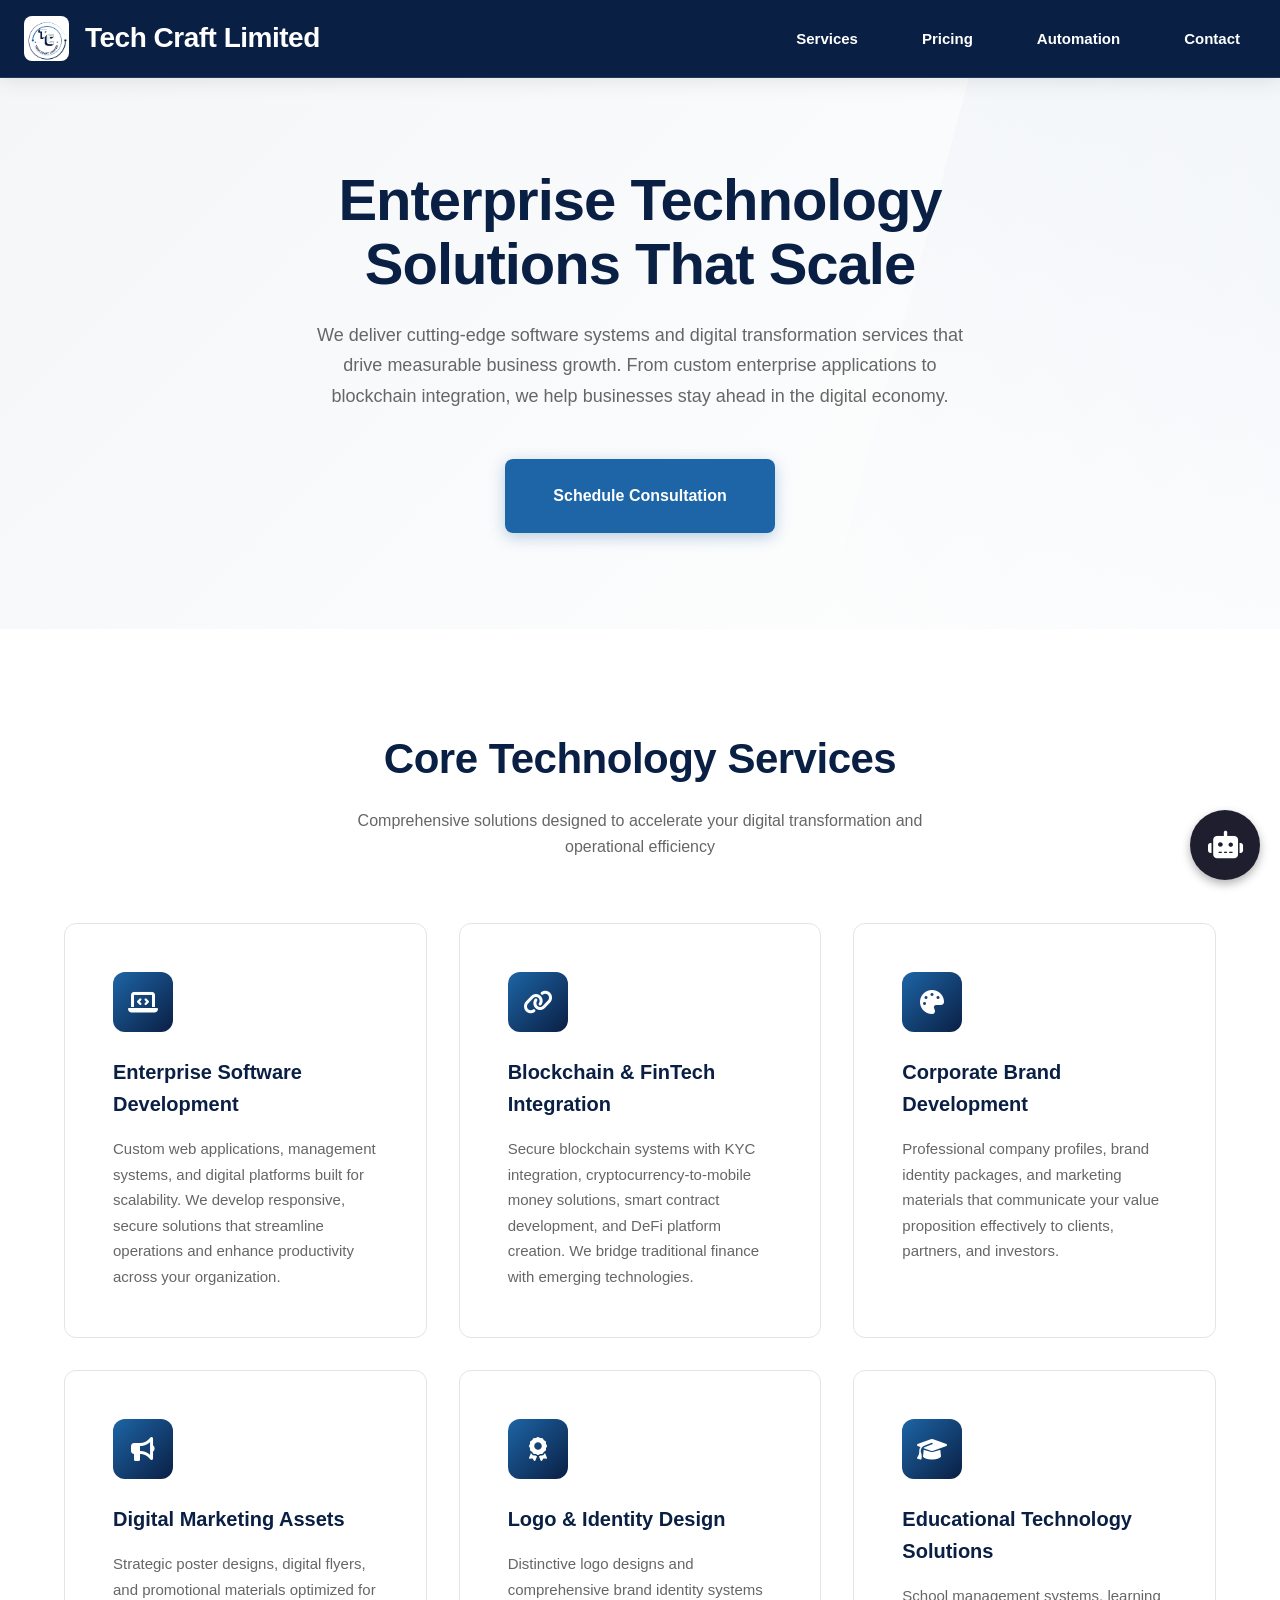
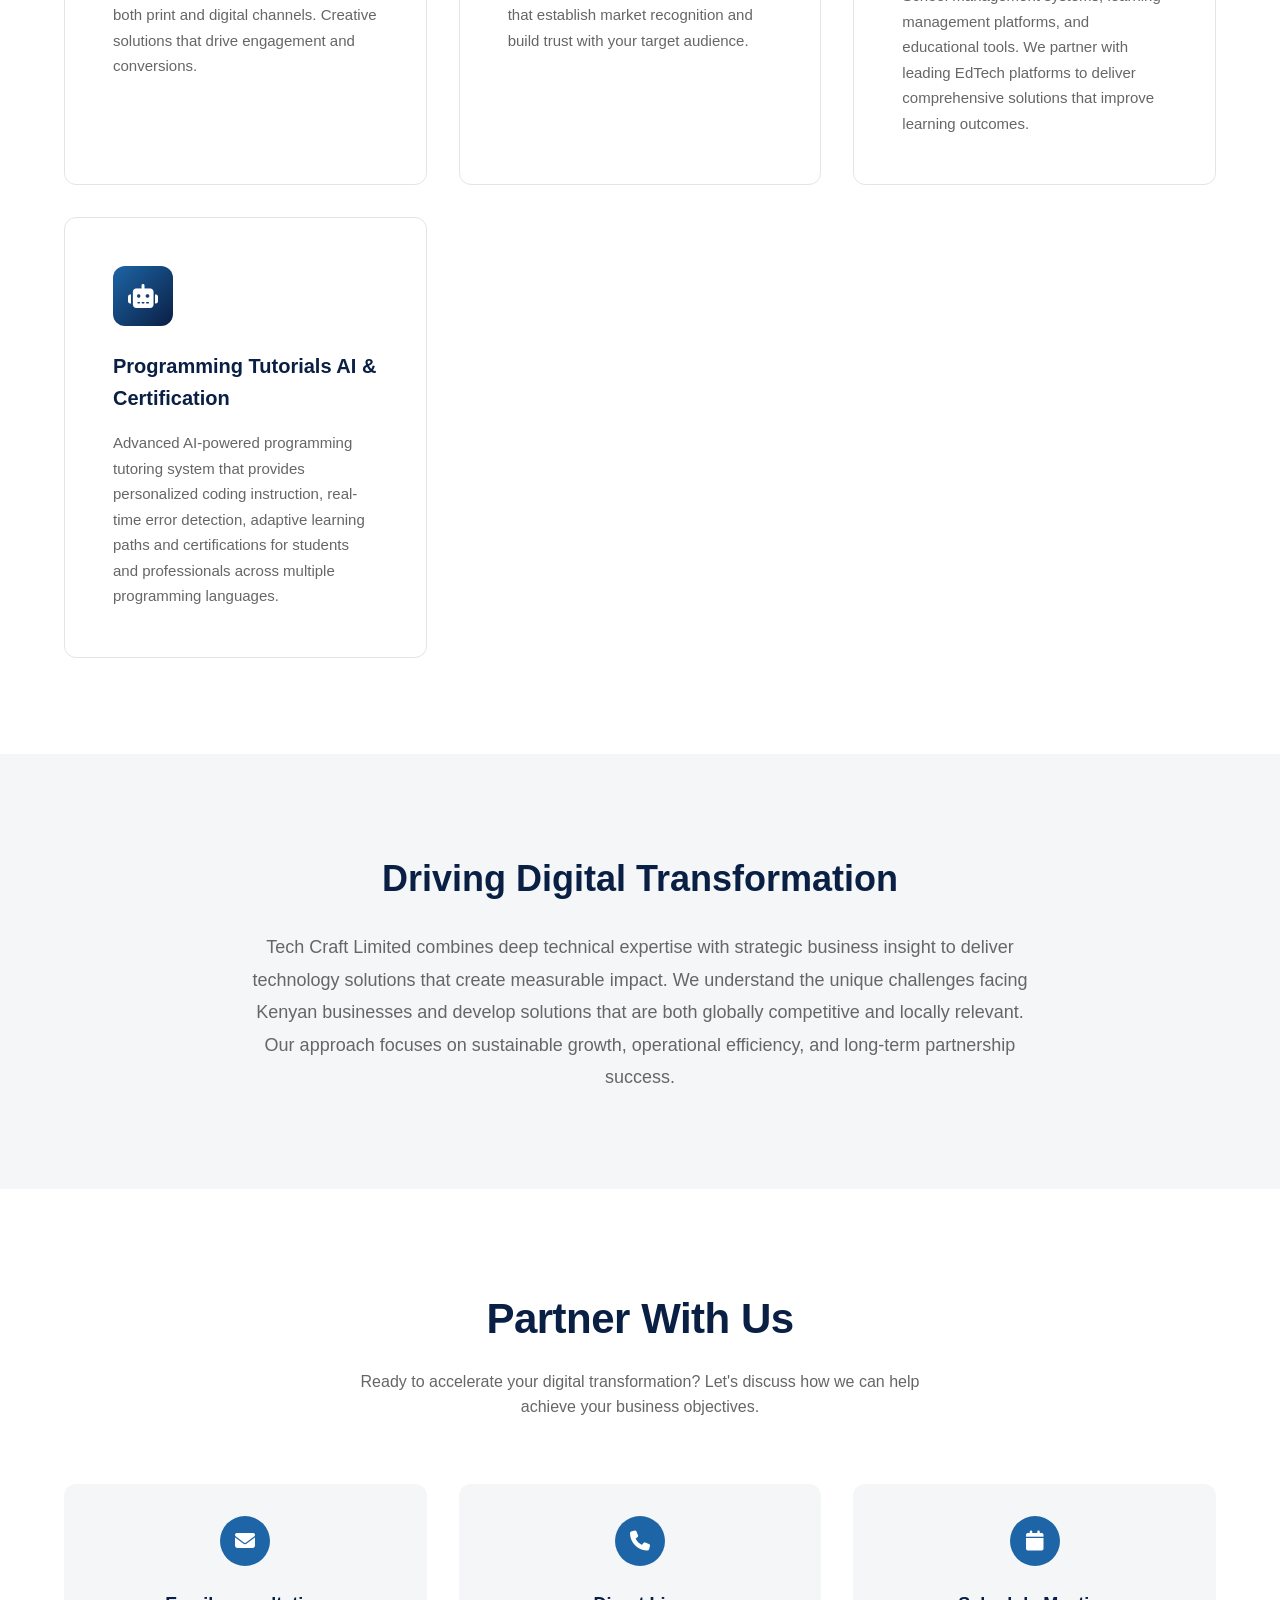
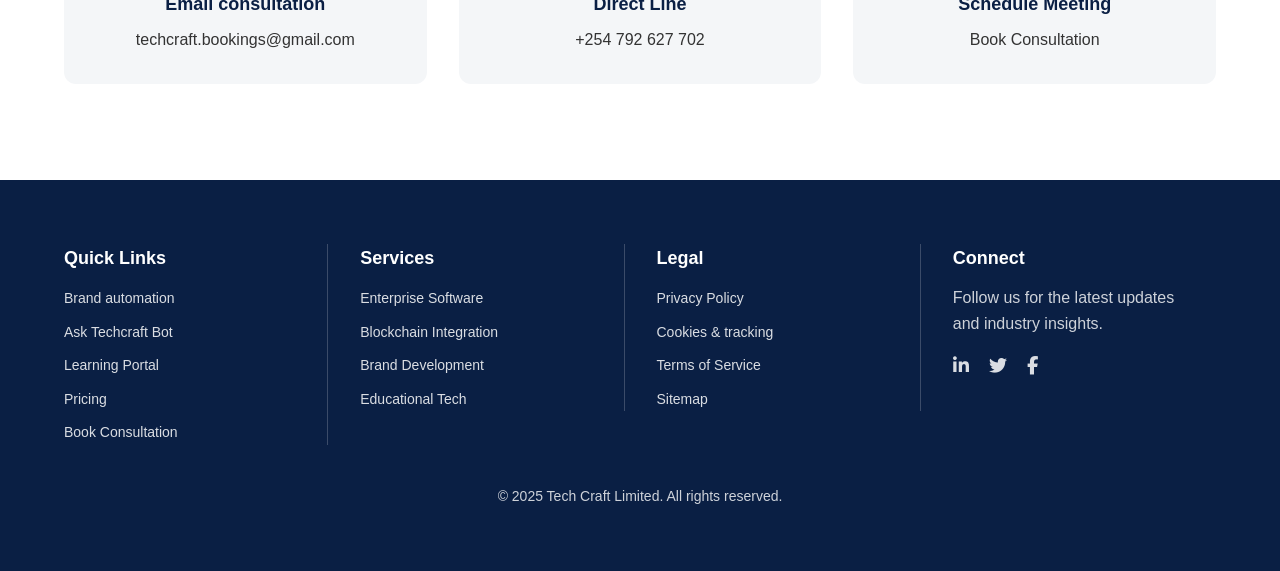
<file: index.html>
<!DOCTYPE html>
<html lang="en">
<head>
<meta charset="UTF-8">
<meta name="viewport" content="width=device-width, initial-scale=1.0">
<title>Tech Craft Limited — Enterprise Technology Solutions</title>
<meta name="description" content="Leading technology consultancy offering enterprise software development, blockchain integration, brand development, digital marketing, and educational technology solutions across Kenya.">
<link href="https://cdnjs.cloudflare.com/ajax/libs/font-awesome/6.4.0/css/all.min.css" rel="stylesheet">

<style>
/* Base Reset & Variables */
* { margin: 0; padding: 0; box-sizing: border-box; }
:root {
  --primary-dark: #0A1F44;
  --primary-light: #ffffff;
  --surface-gray: #F4F6F8;
  --accent-blue: #1D65A6;
  --success-green: #28a745;
  --text-secondary: #333333;
  --text-light: #666666;
  --border-color: #e1e5e9;
  --spacing-xs: 8px;
  --spacing-sm: 16px;
  --spacing-md: 24px;
  --spacing-lg: 32px;
  --spacing-xl: 48px;
  --spacing-xxl: 64px;
  --spacing-mega: 96px;
}

body {
  font-family: 'SF Pro Display', -apple-system, BlinkMacSystemFont, 'Segoe UI', Roboto, sans-serif;
  line-height: 1.6;
  color: var(--text-secondary);
  background: var(--primary-light);
  font-size: 16px;
}

.container {
  max-width: 1200px;
  margin: 0 auto;
  padding: 0 var(--spacing-md);
}

/* Navigation */
nav {
  position: fixed;
  top: 0;
  width: 100%;
  background: var(--primary-dark);
  border-bottom: 1px solid rgba(255, 255, 255, 0.1);
  z-index: 100;
  box-shadow: 0 2px 20px rgba(0, 0, 0, 0.1);
}

.nav-container {
  display: flex;
  justify-content: space-between;
  align-items: center;
  padding: var(--spacing-sm) var(--spacing-md);
}

.logo-section {
  display: flex;
  align-items: center;
  gap: var(--spacing-sm);
}

.logo-image {
  width: 45px;
  height: 45px;
  border-radius: 8px;
}

.logo-text {
  font-size: 28px;
  font-weight: 600;
  color: var(--primary-light);
  text-decoration: none;
  letter-spacing: -0.5px;
}

.nav-links {
  display: flex;
  list-style: none;
  gap: var(--spacing-lg);
}

.nav-links a {
  text-decoration: none;
  color: var(--primary-light);
  font-weight: 600;
  font-size: 15px;
  transition: all 0.3s ease;
  padding: var(--spacing-xs) var(--spacing-sm);
  border-radius: 10px;
}

.nav-links a:hover {
  color: var(--accent-blue);
  background: rgba(29, 101, 166, 0.1);
}

.menu-toggle {
  display: none;
  background: none;
  border: none;
  font-size: 24px;
  cursor: pointer;
  color: var(--primary-light);
}

/* Hero Section */
.hero {
  margin-top: 72px;
  padding: var(--spacing-mega) 0;
  background: linear-gradient(135deg, var(--surface-gray) 0%, var(--primary-light) 100%);
  position: relative;
  overflow: hidden;
}

.hero::before {
  content: '';
  position: absolute;
  top: 0;
  right: -10%;
  width: 40%;
  height: 100%;
  background: linear-gradient(45deg, transparent, rgba(29, 101, 166, 0.05));
  transform: skewX(-15deg);
}

.hero-content {
  position: relative;
  z-index: 2;
  text-align: center;
}

.hero h1 {
  font-size: clamp(32px, 5vw, 58px);
  font-weight: 700;
  margin-bottom: var(--spacing-md);
  line-height: 1.1;
  color: var(--primary-dark);
  letter-spacing: -1px;
}

.hero .subtitle {
  font-size: 18px;
  color: var(--text-light);
  margin-bottom: var(--spacing-xl);
  max-width: 650px;
  margin-left: auto;
  margin-right: auto;
  line-height: 1.7;
}

.cta-button {
  display: inline-block;
  background: var(--accent-blue);
  color: var(--primary-light);
  padding: var(--spacing-md) var(--spacing-xl);
  text-decoration: none;
  border-radius: 8px;
  font-weight: 600;
  font-size: 16px;
  transition: all 0.3s ease;
  box-shadow: 0 4px 15px rgba(29, 101, 166, 0.3);
}

.cta-button:hover {
  background: var(--primary-dark);
  transform: translateY(-2px);
  box-shadow: 0 6px 25px rgba(29, 101, 166, 0.4);
}

/* Services Section */
.services {
  padding: var(--spacing-mega) 0;
  background: var(--primary-light);
}

.section-title {
  text-align: center;
  font-size: clamp(28px, 4vw, 42px);
  font-weight: 700;
  margin-bottom: var(--spacing-sm);
  color: var(--primary-dark);
  letter-spacing: -0.5px;
}

.section-subtitle {
  text-align: center;
  font-size: 16px;
  color: var(--text-light);
  margin-bottom: var(--spacing-xxl);
  max-width: 600px;
  margin-left: auto;
  margin-right: auto;
}

.services-grid {
  display: grid;
  grid-template-columns: repeat(auto-fit, minmax(320px, 1fr));
  gap: var(--spacing-lg);
}

.service-card {
  background: var(--primary-light);
  border: 1px solid var(--border-color);
  border-radius: 12px;
  padding: var(--spacing-xl);
  transition: all 0.4s ease;
  position: relative;
  overflow: hidden;
}

.service-card::before {
  content: '';
  position: absolute;
  top: 0;
  left: 0;
  width: 100%;
  height: 4px;
  background: linear-gradient(90deg, var(--accent-blue), var(--primary-dark));
  transform: scaleX(0);
  transition: transform 0.3s ease;
}

.service-card:hover {
  box-shadow: 0 10px 40px rgba(0, 0, 0, 0.1);
  transform: translateY(-5px);
  border-color: var(--accent-blue);
}

.service-card:hover::before {
  transform: scaleX(1);
}

.service-icon {
  width: 60px;
  height: 60px;
  background: linear-gradient(135deg, var(--accent-blue), var(--primary-dark));
  border-radius: 12px;
  display: flex;
  align-items: center;
  justify-content: center;
  margin-bottom: var(--spacing-md);
  font-size: 24px;
  color: var(--primary-light);
  transition: transform 0.3s ease;
}

.service-card:hover .service-icon {
  transform: scale(1.1) rotate(5deg);
}

.service-card h3 {
  font-size: 20px;
  font-weight: 600;
  margin-bottom: var(--spacing-sm);
  color: var(--primary-dark);
}

.service-card p {
  color: var(--text-light);
  line-height: 1.7;
  font-size: 15px;
}

/* Mission Section */
.mission {
  background: var(--surface-gray);
  padding: var(--spacing-mega) 0;
  position: relative;
}

.mission-content {
  max-width: 800px;
  margin: 0 auto;
  text-align: center;
}

.mission h2 {
  font-size: clamp(24px, 4vw, 36px);
  font-weight: 700;
  margin-bottom: var(--spacing-md);
  color: var(--primary-dark);
}

.mission p {
  font-size: 18px;
  color: var(--text-light);
  line-height: 1.8;
}

/* Contact Section */
.contact {
  padding: var(--spacing-mega) 0;
  background: var(--primary-light);
  text-align: center;
}

.contact-grid {
  display: grid;
  grid-template-columns: repeat(auto-fit, minmax(280px, 1fr));
  gap: var(--spacing-lg);
  margin-top: var(--spacing-xl);
}

.contact-card {
  background: var(--surface-gray);
  padding: var(--spacing-lg);
  border-radius: 12px;
  text-align: center;
}

.contact-icon {
  width: 50px;
  height: 50px;
  background: var(--accent-blue);
  border-radius: 50%;
  display: flex;
  align-items: center;
  justify-content: center;
  margin: 0 auto var(--spacing-md);
  font-size: 20px;
  color: var(--primary-light);
}

.contact-card h3 {
  font-size: 18px;
  font-weight: 600;
  margin-bottom: var(--spacing-xs);
  color: var(--primary-dark);
}

.contact-card a {
  color: var(--text-secondary);
  text-decoration: none;
  font-weight: 500;
  transition: color 0.3s ease;
}

.contact-card a:hover {
  color: var(--accent-blue);
}

/* Footer */
.footer {
  background: var(--primary-dark);
  color: var(--primary-light);
  padding: var(--spacing-xxl) 0;
  clear: both;
}

.footer-content {
  display: flex;
  flex-wrap: wrap;
  justify-content: space-between;
  gap: var(--spacing-lg);
  align-items: flex-start;
}

.footer-section {
  flex: 1;
  min-width: 200px;
  border-right: 1px solid rgba(255,255,255,0.2);
  padding-right: 15px;
}

.footer-section:last-child {
  border-right: none;
}

.footer-section h3 {
  margin-bottom: 12px;
  font-size: 18px;
  font-weight: 600;
  color: #fff;
}

.footer-links {
  list-style: none;
  display: flex;
  flex-direction: column;
  gap: 8px;
  padding: 0;
  margin: 0;
  align-items: flex-start;
}

.footer-links li {
  margin: 0;
}

.footer-links a {
  color: rgba(255,255,255,0.85);
  text-decoration: none;
  font-size: 14px;
  transition: color 0.3s;
}

.footer-links a:hover {
  color: var(--accent-blue);
}

.social-links {
  display: flex;
  gap: 20px;
}

.social-links a {
  color: rgba(255,255,255,0.85);
  font-size: 18px;
  text-decoration: none;
  transition: color 0.3s;
}

.social-links a:hover {
  color: var(--accent-blue);
}

.footer-bottom {
  margin-top: 40px;
  text-align: center;
  font-size: 14px;
  color: rgba(255,255,255,0.7);
}

.footer p {
  color: rgba(255, 255, 255, 0.8);
}

/* Floating AI Button */
.ai-button-container {
  position: fixed;
  bottom: 20px;
  right: 20px;
  z-index: 1000;
}

#aiButton {
  background-color: #1E1E2F;
  color: white;
  border-radius: 50%;
  width: 70px;
  height: 70px;
  display: flex;
  align-items: center;
  justify-content: center;
  font-size: 28px;
  cursor: pointer;
  box-shadow: 0px 4px 10px rgba(0,0,0,0.3);
  position: relative;
  transition: background-color 0.3s, transform 0.3s;
}

#aiButton:hover {
  transform: scale(1.1);
}

#aiTooltip {
  position: absolute;
  bottom: 20px;
  right: 90px;
  background: #2E2E4F;
  color: white;
  padding: 8px 12px;
  border-radius: 12px;
  font-size: 14px;
  opacity: 0;
  transform: translateX(20px);
  transition: all 0.4s ease;
  white-space: nowrap;
}

/* Mobile Responsive Styles */
@media screen and (max-width: 768px) {
  .nav-links {
    position: absolute;
    top: 100%;
    left: 0;
    width: 100%;
    background: var(--primary-dark);
    flex-direction: column;
    padding: var(--spacing-md);
    box-shadow: 0 4px 20px rgba(0, 0, 0, 0.2);
    transform: translateY(-100%);
    opacity: 0;
    visibility: hidden;
    transition: all 0.3s ease;
    gap: 0;
  }

  .nav-links a {
    padding: var(--spacing-sm) 0;
    border-bottom: 1px solid rgba(255, 255, 255, 0.1);
    width: 100%;
    text-align: center;
  }

  .nav-links a:last-child {
    border-bottom: none;
  }

  .nav-links.active {
    transform: translateY(0);
    opacity: 1;
    visibility: visible;
  }

  .menu-toggle {
    display: block;
  }

  .hero {
    padding: var(--spacing-xxl) 0;
  }

  .hero h1 {
    font-size: clamp(28px, 6vw, 40px);
  }

  .hero .subtitle {
    font-size: 16px;
  }

  .services {
    padding: var(--spacing-xxl) 0;
  }

  .mission {
    padding: var(--spacing-xxl) 0;
  }

  .mission p {
    font-size: 16px;
  }

  .contact {
    padding: var(--spacing-xxl) 0;
  }

  .services-grid {
    grid-template-columns: 1fr;
    gap: var(--spacing-md);
  }

  .contact-grid {
    grid-template-columns: 1fr;
  }

  .footer-content {
    flex-direction: column;
    align-items: center;
    text-align: center;
  }

  .footer-section {
    border-right: none;
    border-bottom: 1px solid rgba(255,255,255,0.2);
    padding-right: 0;
    padding-bottom: var(--spacing-md);
    width: 100%;
  }

  .footer-section:last-child {
    border-bottom: none;
  }

  .footer-links {
    align-items: center;
  }

  .social-links {
    justify-content: center;
  }

  #aiButton {
    width: 60px;
    height: 60px;
    font-size: 24px;
  }

  #aiTooltip {
    font-size: 12px;
    right: 75px;
  }
}

@media (max-width: 480px) {
  .container {
    padding: 0 var(--spacing-sm);
  }

  .nav-container {
    padding: var(--spacing-sm);
  }

  .logo-text {
    font-size: 20px;
  }

  .logo-image {
    width: 35px;
    height: 35px;
  }

  .hero {
    padding: var(--spacing-xl) 0;
  }

  .hero h1 {
    font-size: 26px;
  }

  .hero .subtitle {
    font-size: 15px;
  }

  .cta-button {
    padding: var(--spacing-sm) var(--spacing-md);
    font-size: 14px;
  }

  .service-card {
    padding: var(--spacing-md);
  }

  .service-icon {
    width: 50px;
    height: 50px;
    font-size: 20px;
  }

  .section-title {
    font-size: 24px;
  }

  .section-subtitle {
    font-size: 14px;
  }

  #aiButton {
    width: 55px;
    height: 55px;
    font-size: 22px;
    bottom: 15px;
    right: 15px;
  }

  #aiTooltip {
    display: none;
  }
}
</style>
</head>

<body>
<!-- Navigation -->
<nav class="nav">
  <div class="nav-container">
    <div class="logo-section">
      <img src="Techcraft/techcraft.png" alt="Tech Craft Logo" class="logo-image">
      <a href="#" class="logo-text">Tech Craft Limited</a>
    </div>
    <ul class="nav-links">
      <li><a href="#services">Services</a></li>
      <li><a href="pricing.html">Pricing</a></li>
      <li><a href="automation.html">Automation</a></li>
      <li><a href="#contact">Contact</a></li>
    </ul>
    <button class="menu-toggle">
      <i class="fas fa-bars"></i>
    </button>
  </div>
</nav>

<!-- Hero Section -->
<section class="hero">
  <div class="container">
    <div class="hero-content">
      <h1>Enterprise Technology<br>Solutions That Scale</h1>
      <p class="subtitle">We deliver cutting-edge software systems and digital transformation services that drive measurable business growth. From custom enterprise applications to blockchain integration, we help businesses stay ahead in the digital economy.</p>
      <a href="booking.html" class="cta-button">Schedule Consultation</a>
    </div>
  </div>
</section>

<!-- Services Section -->
<section id="services" class="services">
  <div class="container">
    <h2 class="section-title">Core Technology Services</h2>
    <p class="section-subtitle">Comprehensive solutions designed to accelerate your digital transformation and operational efficiency</p>
    <div class="services-grid">
      <div class="service-card">
        <div class="service-icon">
          <i class="fas fa-laptop-code"></i>
        </div>
        <h3>Enterprise Software Development</h3>
        <p>Custom web applications, management systems, and digital platforms built for scalability. We develop responsive, secure solutions that streamline operations and enhance productivity across your organization.</p>
      </div>
      <div class="service-card">
        <div class="service-icon">
          <i class="fas fa-link"></i>
        </div>
        <h3>Blockchain & FinTech Integration</h3>
        <p>Secure blockchain systems with KYC integration, cryptocurrency-to-mobile money solutions, smart contract development, and DeFi platform creation. We bridge traditional finance with emerging technologies.</p>
      </div>
      <div class="service-card">
        <div class="service-icon">
          <i class="fas fa-palette"></i>
        </div>
        <h3>Corporate Brand Development</h3>
        <p>Professional company profiles, brand identity packages, and marketing materials that communicate your value proposition effectively to clients, partners, and investors.</p>
      </div>
      <div class="service-card">
        <div class="service-icon">
          <i class="fas fa-bullhorn"></i>
        </div>
        <h3>Digital Marketing Assets</h3>
        <p>Strategic poster designs, digital flyers, and promotional materials optimized for both print and digital channels. Creative solutions that drive engagement and conversions.</p>
      </div>
      <div class="service-card">
        <div class="service-icon">
          <i class="fas fa-award"></i>
        </div>
        <h3>Logo & Identity Design</h3>
        <p>Distinctive logo designs and comprehensive brand identity systems that establish market recognition and build trust with your target audience.</p>
      </div>
      <div class="service-card">
        <div class="service-icon">
          <i class="fas fa-graduation-cap"></i>
        </div>
        <h3>Educational Technology Solutions</h3>
        <p>School management systems, learning management platforms, and educational tools. We partner with leading EdTech platforms to deliver comprehensive solutions that improve learning outcomes.</p>
      </div>
      <div class="service-card">
        <div class="service-icon">
          <i class="fas fa-robot"></i>
        </div>
        <h3>Programming Tutorials AI & Certification</h3>
        <p>Advanced AI-powered programming tutoring system that provides personalized coding instruction, real-time error detection, adaptive learning paths and certifications for students and professionals across multiple programming languages.</p>
      </div>
    </div>
  </div>
</section>

<!-- Mission Section -->
<section id="mission" class="mission">
  <div class="container">
    <div class="mission-content">
      <h2>Driving Digital Transformation</h2>
      <p>Tech Craft Limited combines deep technical expertise with strategic business insight to deliver technology solutions that create measurable impact. We understand the unique challenges facing Kenyan businesses and develop solutions that are both globally competitive and locally relevant. Our approach focuses on sustainable growth, operational efficiency, and long-term partnership success.</p>
    </div>
  </div>
</section>

<!-- Contact Section -->
<section id="contact" class="contact">
  <div class="container">
    <h2 class="section-title">Partner With Us</h2>
    <p class="section-subtitle">Ready to accelerate your digital transformation? Let's discuss how we can help achieve your business objectives.</p>
    <div class="contact-grid">
      <div class="contact-card">
        <div class="contact-icon">
          <i class="fas fa-envelope"></i>
        </div>
        <h3>Email consultation</h3>
        <a href="mailto:techcraft.bookings@gmail.com">techcraft.bookings@gmail.com</a>
      </div>
      <div class="contact-card">
        <div class="contact-icon">
          <i class="fas fa-phone"></i>
        </div>
        <h3>Direct Line</h3>
        <a href="tel:+254792627702">+254 792 627 702</a>
      </div>
      <div class="contact-card">
        <div class="contact-icon">
          <i class="fas fa-calendar"></i>
        </div>
        <h3>Schedule Meeting</h3>
        <a href="booking.html">Book Consultation</a>
      </div>
    </div>
  </div>
</section>

<!-- Floating AI Button -->
<div class="ai-button-container">
  <a href="AI.html" target="_blank" style="text-decoration: none;">
    <div id="aiButton">
      <i class="fas fa-robot"></i>
      <div id="aiTooltip"> Ask Techcraft Bot</div>
    </div>
  </a>
</div>

<!-- Footer -->
<footer class="footer">
  <div class="container">
    <div class="footer-content">
      <div class="footer-section">
        <h3>Quick Links</h3>
        <ul class="footer-links">
          <li><a href="automation.html">Brand automation</a></li>
          <li><a href="AI.html">Ask Techcraft Bot</a></li>
          <li><a href="learning.html">Learning Portal</a></li>
          <li><a href="pricing.html">Pricing</a></li>
          <li><a href="booking.html">Book Consultation</a></li>
        </ul>
      </div>
      
      <div class="footer-section">
        <h3>Services</h3>
        <ul class="footer-links">
          <li><a href="#services">Enterprise Software</a></li>
          <li><a href="#services">Blockchain Integration</a></li>
          <li><a href="#services">Brand Development</a></li>
          <li><a href="#services">Educational Tech</a></li>
        </ul>
      </div>
      
      <div class="footer-section">
        <h3>Legal</h3>
        <ul class="footer-links">
          <li><a href="privacy.html">Privacy Policy</a></li>
          <li><a href="cookies.html">Cookies &amp; tracking</a></li>
          <li><a href="/terms.html">Terms of Service</a></li>
          <li><a href="/sitemap.html">Sitemap</a></li>
        </ul>
      </div>
      
      <div class="footer-section">
        <h3>Connect</h3>
        <p style="color: rgba(255, 255, 255, 0.8); margin-bottom: 1rem;">
          Follow us for the latest updates and industry insights.
        </p>
        <div class="social-links">
          <a href="https://linkedin.com/company/tech-craft-limited" aria-label="LinkedIn" target="_blank" rel="noopener">
            <i class="fab fa-linkedin-in" aria-hidden="true"></i>
          </a>
          <a href="https://x.com/Tech_craft_ltd?s=09&t=dpjquoECA7vQ30L01CiuYA" aria-label="Twitter" target="_blank" rel="noopener">
            <i class="fab fa-twitter" aria-hidden="true"></i>
          </a>
          <a href="https://www.facebook.com/profile.php?id=61583499659601" aria-label="Facebook" target="_blank" rel="noopener">
            <i class="fab fa-facebook-f" aria-hidden="true"></i>
          </a>
        </div>
      </div>
    </div>
    
    <div class="footer-bottom">
      <p>&copy; 2025 Tech Craft Limited. All rights reserved.</p>
    </div>
  </div>
</footer>

<script>
// Mobile menu toggle
const menuToggle = document.querySelector('.menu-toggle');
const navLinks = document.querySelector('.nav-links');

menuToggle.addEventListener('click', () => {
  navLinks.classList.toggle('active');
  const icon = menuToggle.querySelector('i');
  icon.classList.toggle('fa-bars');
  icon.classList.toggle('fa-times');
});

// Close mobile menu when clicking on a link
document.querySelectorAll('.nav-links a').forEach(link => {
  link.addEventListener('click', () => {
    navLinks.classList.remove('active');
    const icon = menuToggle.querySelector('i');
    icon.classList.add('fa-bars');
    icon.classList.remove('fa-times');
  });
});

// Smooth scrolling for navigation links
document.querySelectorAll('a[href^="#"]').forEach(anchor => {
  anchor.addEventListener('click', function (e) {
    e.preventDefault();
    const target = document.querySelector(this.getAttribute('href'));
    if (target) {
      target.scrollIntoView({
        behavior: 'smooth',
        block: 'start'
      });
    }
  });
});

// Navbar scroll effect
window.addEventListener('scroll', () => {
  const nav = document.querySelector('.nav');
  if (window.scrollY > 50) {
    nav.style.background = 'rgba(10, 31, 68, 0.98)';
  } else {
    nav.style.background = 'var(--primary-dark)';
  }
});

// AI Button Tooltip Animation
const tooltip = document.getElementById('aiTooltip');
const button = document.getElementById('aiButton');

// Flash tooltip with slide-in every 5 seconds
setInterval(() => {
  tooltip.style.opacity = '1';
  tooltip.style.transform = 'translateX(0)';
  setTimeout(() => {
    tooltip.style.opacity = '0';
    tooltip.style.transform = 'translateX(20px)';
  }, 2000);
}, 5000);

// Keep tooltip visible while hovering
button.addEventListener('mouseover', () => {
  tooltip.style.opacity = '1';
  tooltip.style.transform = 'translateX(0)';
});

button.addEventListener('mouseout', () => {
  tooltip.style.opacity = '0';
  tooltip.style.transform = 'translateX(20px)';
});

// Prevent body scroll when mobile menu is open
menuToggle.addEventListener('click', () => {
  if (navLinks.classList.contains('active')) {
    document.body.style.overflow = 'hidden';
  } else {
    document.body.style.overflow = '';
  }
});

// Reset body scroll on window resize
window.addEventListener('resize', () => {
  if (window.innerWidth > 768) {
    document.body.style.overflow = '';
    navLinks.classList.remove('active');
    const icon = menuToggle.querySelector('i');
    icon.classList.add('fa-bars');
    icon.classList.remove('fa-times');
  }
});
</script>
</body>
</html>
</file>
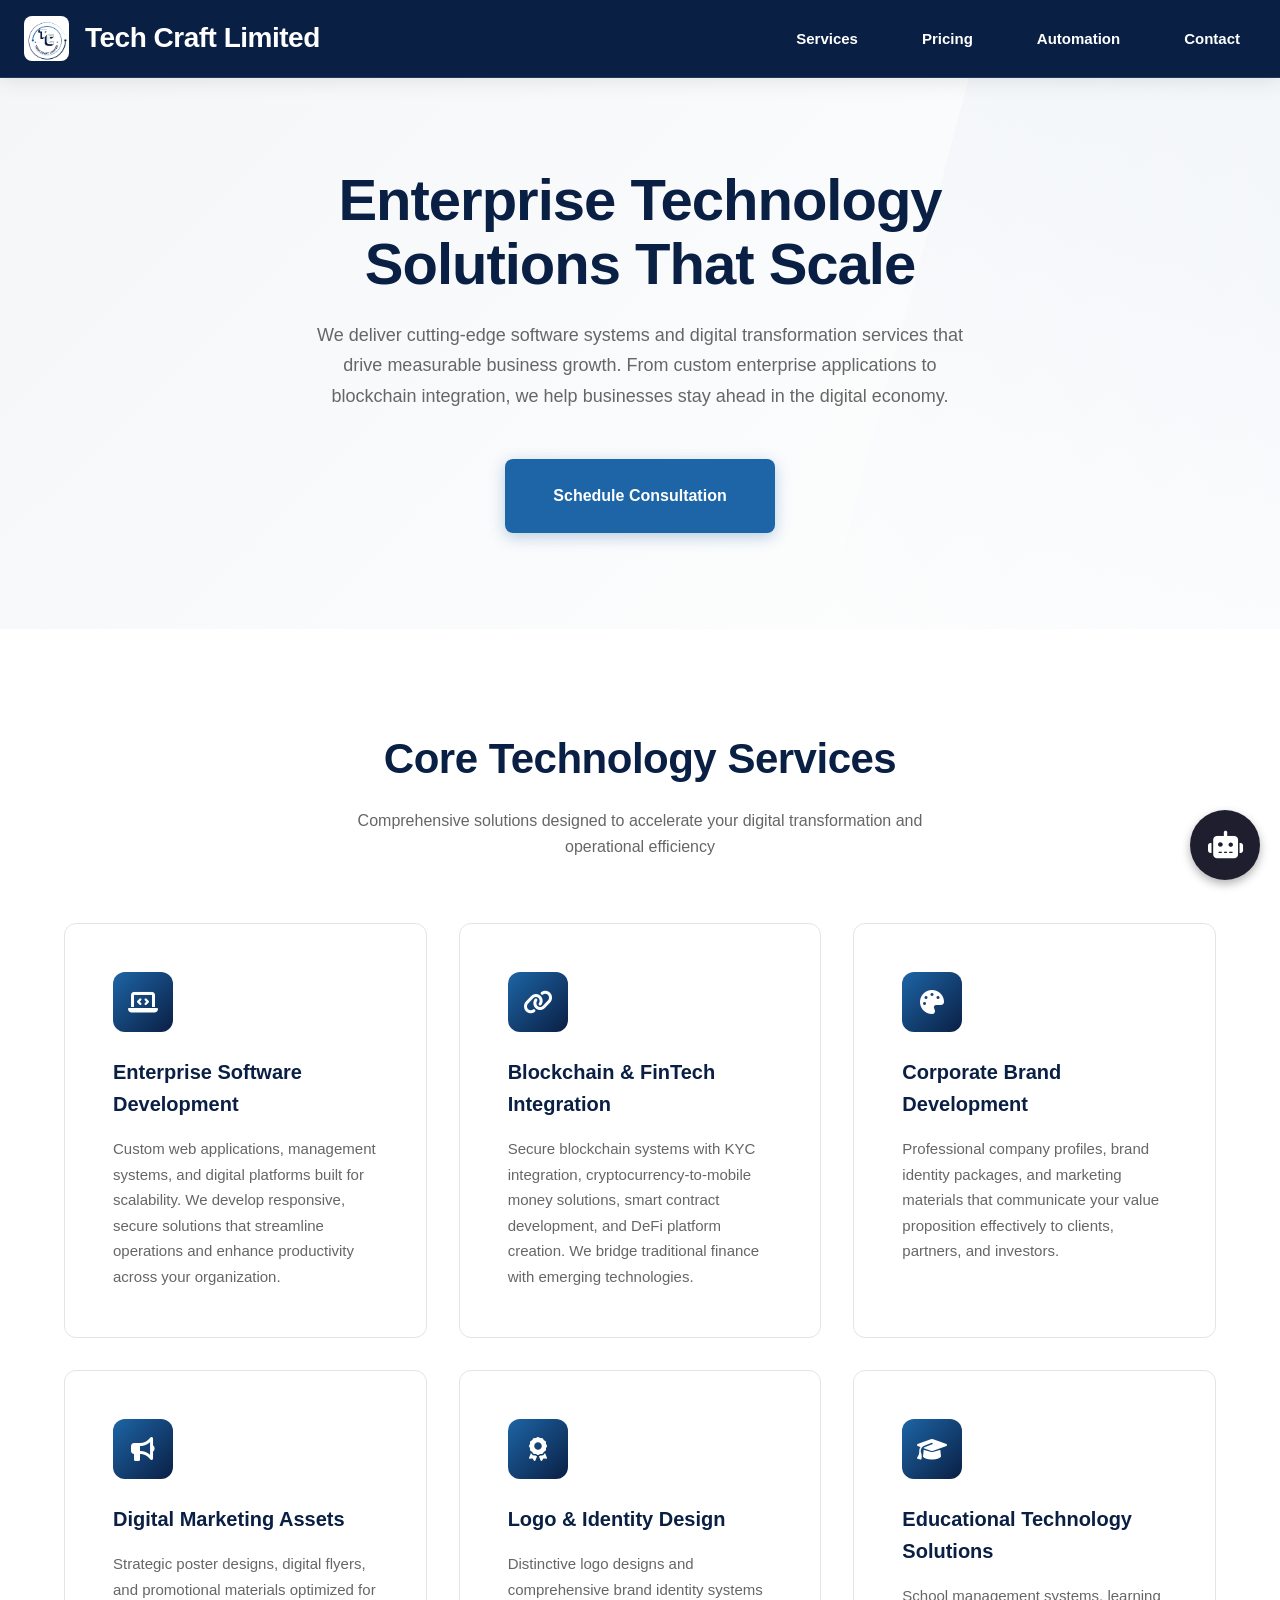
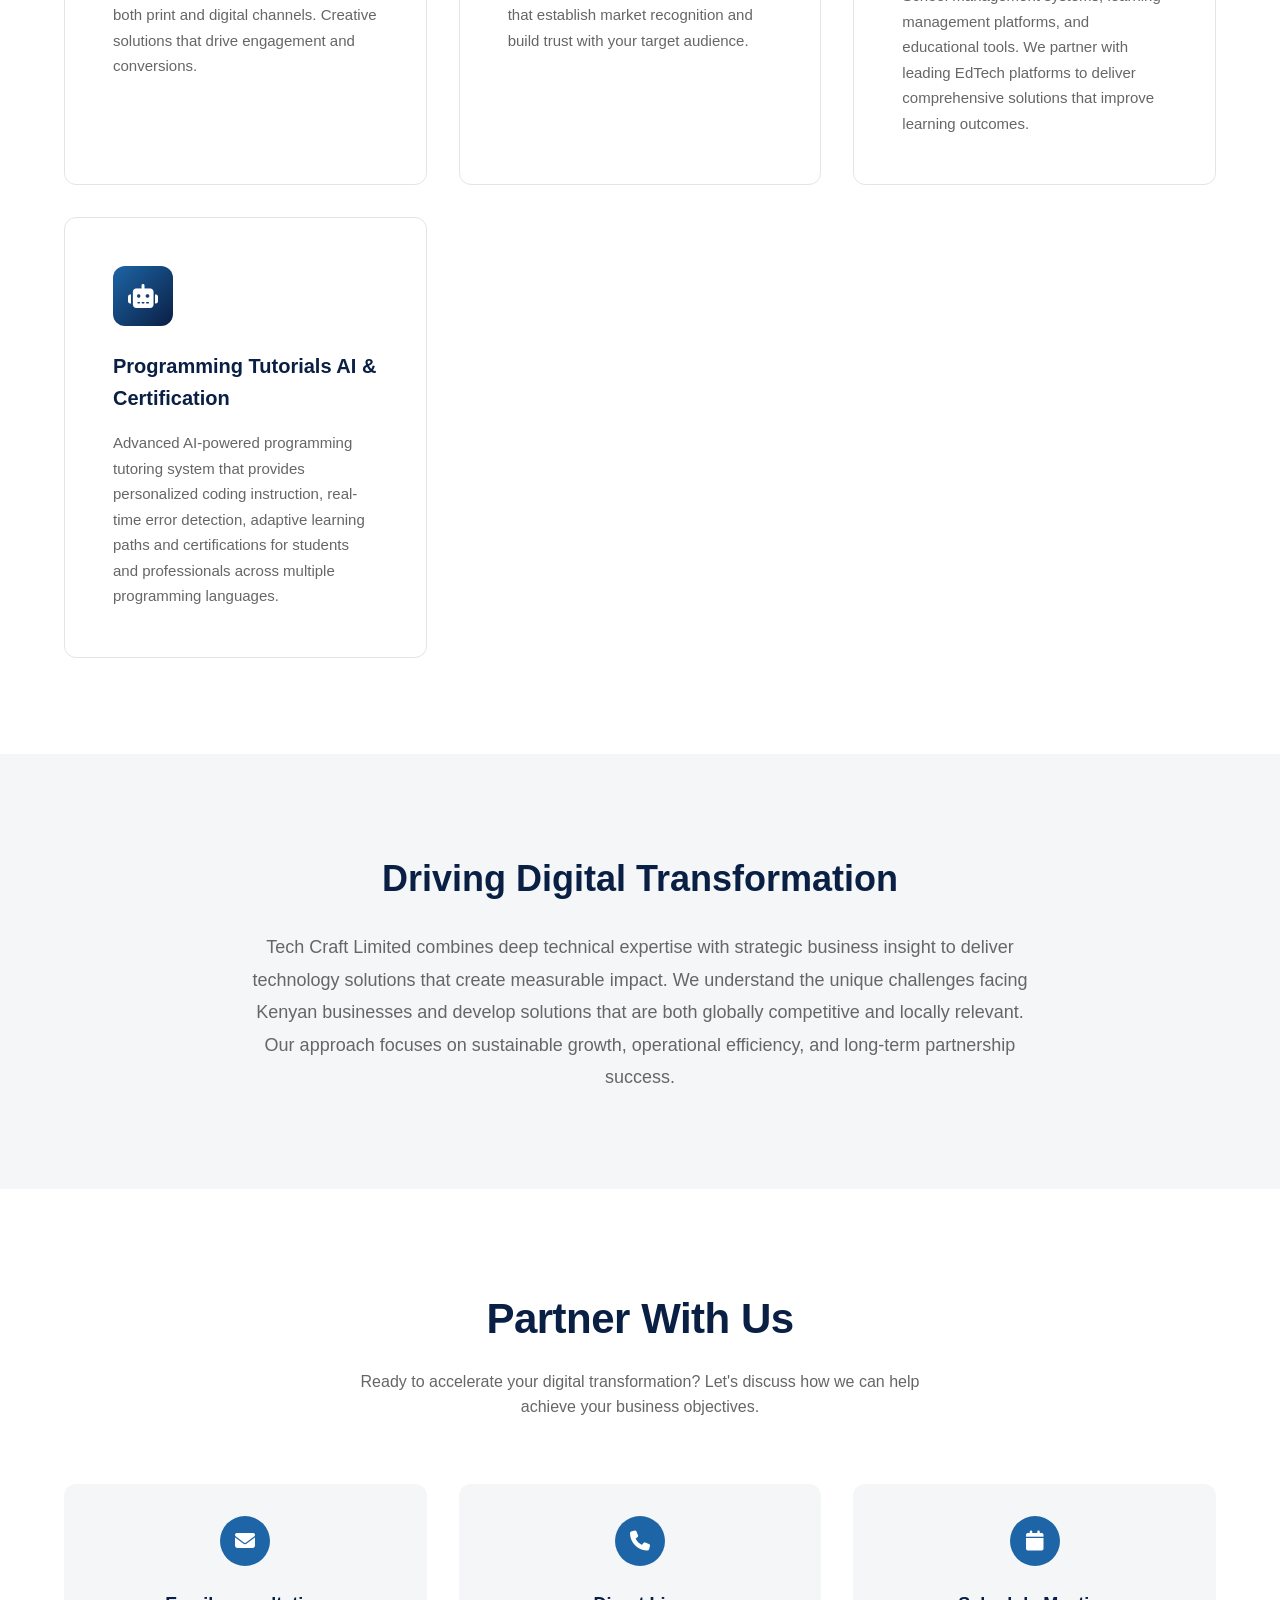
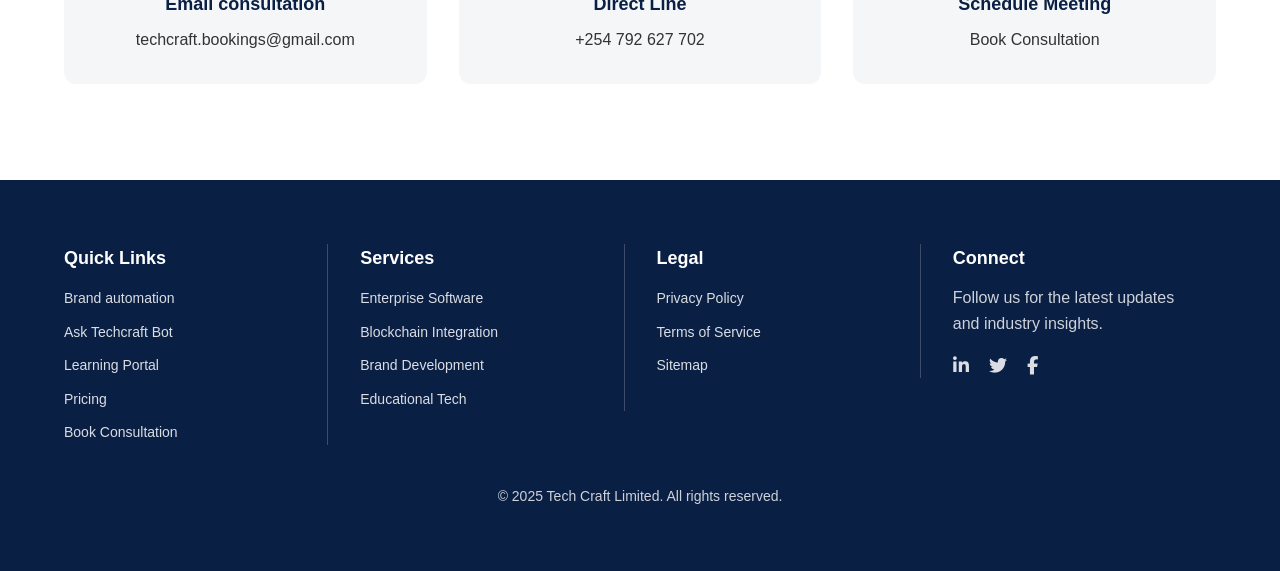
<file: Techcraft/index.html>
<!DOCTYPE html>
<html lang="en">
<head>
<meta charset="UTF-8">
<meta name="viewport" content="width=device-width, initial-scale=1.0">
<title>Tech Craft Limited — Enterprise Technology Solutions</title>
<meta name="description" content="Leading technology consultancy offering enterprise software development, blockchain integration, brand development, digital marketing, and educational technology solutions across Kenya.">
<link href="https://cdnjs.cloudflare.com/ajax/libs/font-awesome/6.4.0/css/all.min.css" rel="stylesheet">

<style>
/* Base Reset & Variables */
* { margin: 0; padding: 0; box-sizing: border-box; }
:root {
  --primary-dark: #0A1F44;
  --primary-light: #ffffff;
  --surface-gray: #F4F6F8;
  --accent-blue: #1D65A6;
  --success-green: #28a745;
  --text-secondary: #333333;
  --text-light: #666666;
  --border-color: #e1e5e9;
  --spacing-xs: 8px;
  --spacing-sm: 16px;
  --spacing-md: 24px;
  --spacing-lg: 32px;
  --spacing-xl: 48px;
  --spacing-xxl: 64px;
  --spacing-mega: 96px;
}

body {
  font-family: 'SF Pro Display', -apple-system, BlinkMacSystemFont, 'Segoe UI', Roboto, sans-serif;
  line-height: 1.6;
  color: var(--text-secondary);
  background: var(--primary-light);
  font-size: 16px;
}

.container {
  max-width: 1200px;
  margin: 0 auto;
  padding: 0 var(--spacing-md);
}

/* Navigation */
nav {
  position: fixed;
  top: 0;
  width: 100%;
  background: var(--primary-dark);
  border-bottom: 1px solid rgba(255, 255, 255, 0.1);
  z-index: 100;
  box-shadow: 0 2px 20px rgba(0, 0, 0, 0.1);
}

.nav-container {
  display: flex;
  justify-content: space-between;
  align-items: center;
  padding: var(--spacing-sm) var(--spacing-md);
}

.logo-section {
  display: flex;
  align-items: center;
  gap: var(--spacing-sm);
}

.logo-image {
  width: 45px;
  height: 45px;
  border-radius: 8px;
}

.logo-text {
  font-size: 28px;
  font-weight: 600;
  color: var(--primary-light);
  text-decoration: none;
  letter-spacing: -0.5px;
}

.nav-links {
  display: flex;
  list-style: none;
  gap: var(--spacing-lg);
}

.nav-links a {
  text-decoration: none;
  color: var(--primary-light);
  font-weight: 600;
  font-size: 15px;
  transition: all 0.3s ease;
  padding: var(--spacing-xs) var(--spacing-sm);
  border-radius: 10px;
}

.nav-links a:hover {
  color: var(--accent-blue);
  background: rgba(29, 101, 166, 0.1);
}

.menu-toggle {
  display: none;
  background: none;
  border: none;
  font-size: 24px;
  cursor: pointer;
  color: var(--primary-light);
}

/* Hero Section */
.hero {
  margin-top: 72px;
  padding: var(--spacing-mega) 0;
  background: linear-gradient(135deg, var(--surface-gray) 0%, var(--primary-light) 100%);
  position: relative;
  overflow: hidden;
}

.hero::before {
  content: '';
  position: absolute;
  top: 0;
  right: -10%;
  width: 40%;
  height: 100%;
  background: linear-gradient(45deg, transparent, rgba(29, 101, 166, 0.05));
  transform: skewX(-15deg);
}

.hero-content {
  position: relative;
  z-index: 2;
  text-align: center;
}

.hero h1 {
  font-size: clamp(32px, 5vw, 58px);
  font-weight: 700;
  margin-bottom: var(--spacing-md);
  line-height: 1.1;
  color: var(--primary-dark);
  letter-spacing: -1px;
}

.hero .subtitle {
  font-size: 18px;
  color: var(--text-light);
  margin-bottom: var(--spacing-xl);
  max-width: 650px;
  margin-left: auto;
  margin-right: auto;
  line-height: 1.7;
}

.cta-button {
  display: inline-block;
  background: var(--accent-blue);
  color: var(--primary-light);
  padding: var(--spacing-md) var(--spacing-xl);
  text-decoration: none;
  border-radius: 8px;
  font-weight: 600;
  font-size: 16px;
  transition: all 0.3s ease;
  box-shadow: 0 4px 15px rgba(29, 101, 166, 0.3);
}

.cta-button:hover {
  background: var(--primary-dark);
  transform: translateY(-2px);
  box-shadow: 0 6px 25px rgba(29, 101, 166, 0.4);
}

/* Services Section */
.services {
  padding: var(--spacing-mega) 0;
  background: var(--primary-light);
}

.section-title {
  text-align: center;
  font-size: clamp(28px, 4vw, 42px);
  font-weight: 700;
  margin-bottom: var(--spacing-sm);
  color: var(--primary-dark);
  letter-spacing: -0.5px;
}

.section-subtitle {
  text-align: center;
  font-size: 16px;
  color: var(--text-light);
  margin-bottom: var(--spacing-xxl);
  max-width: 600px;
  margin-left: auto;
  margin-right: auto;
}

.services-grid {
  display: grid;
  grid-template-columns: repeat(auto-fit, minmax(320px, 1fr));
  gap: var(--spacing-lg);
}

.service-card {
  background: var(--primary-light);
  border: 1px solid var(--border-color);
  border-radius: 12px;
  padding: var(--spacing-xl);
  transition: all 0.4s ease;
  position: relative;
  overflow: hidden;
}

.service-card::before {
  content: '';
  position: absolute;
  top: 0;
  left: 0;
  width: 100%;
  height: 4px;
  background: linear-gradient(90deg, var(--accent-blue), var(--primary-dark));
  transform: scaleX(0);
  transition: transform 0.3s ease;
}

.service-card:hover {
  box-shadow: 0 10px 40px rgba(0, 0, 0, 0.1);
  transform: translateY(-5px);
  border-color: var(--accent-blue);
}

.service-card:hover::before {
  transform: scaleX(1);
}

.service-icon {
  width: 60px;
  height: 60px;
  background: linear-gradient(135deg, var(--accent-blue), var(--primary-dark));
  border-radius: 12px;
  display: flex;
  align-items: center;
  justify-content: center;
  margin-bottom: var(--spacing-md);
  font-size: 24px;
  color: var(--primary-light);
  transition: transform 0.3s ease;
}

.service-card:hover .service-icon {
  transform: scale(1.1) rotate(5deg);
}

.service-card h3 {
  font-size: 20px;
  font-weight: 600;
  margin-bottom: var(--spacing-sm);
  color: var(--primary-dark);
}

.service-card p {
  color: var(--text-light);
  line-height: 1.7;
  font-size: 15px;
}

/* Mission Section */
.mission {
  background: var(--surface-gray);
  padding: var(--spacing-mega) 0;
  position: relative;
}

.mission-content {
  max-width: 800px;
  margin: 0 auto;
  text-align: center;
}

.mission h2 {
  font-size: clamp(24px, 4vw, 36px);
  font-weight: 700;
  margin-bottom: var(--spacing-md);
  color: var(--primary-dark);
}

.mission p {
  font-size: 18px;
  color: var(--text-light);
  line-height: 1.8;
}

/* Contact Section */
.contact {
  padding: var(--spacing-mega) 0;
  background: var(--primary-light);
  text-align: center;
}

.contact-grid {
  display: grid;
  grid-template-columns: repeat(auto-fit, minmax(280px, 1fr));
  gap: var(--spacing-lg);
  margin-top: var(--spacing-xl);
}

.contact-card {
  background: var(--surface-gray);
  padding: var(--spacing-lg);
  border-radius: 12px;
  text-align: center;
}

.contact-icon {
  width: 50px;
  height: 50px;
  background: var(--accent-blue);
  border-radius: 50%;
  display: flex;
  align-items: center;
  justify-content: center;
  margin: 0 auto var(--spacing-md);
  font-size: 20px;
  color: var(--primary-light);
}

.contact-card h3 {
  font-size: 18px;
  font-weight: 600;
  margin-bottom: var(--spacing-xs);
  color: var(--primary-dark);
}

.contact-card a {
  color: var(--text-secondary);
  text-decoration: none;
  font-weight: 500;
  transition: color 0.3s ease;
}

.contact-card a:hover {
  color: var(--accent-blue);
}

/* Footer */
.footer {
  background: var(--primary-dark);
  color: var(--primary-light);
  padding: var(--spacing-xxl) 0;
  clear: both;
}

.footer-content {
  display: flex;
  flex-wrap: wrap;
  justify-content: space-between;
  gap: var(--spacing-lg);
  align-items: flex-start;
}

.footer-section {
  flex: 1;
  min-width: 200px;
  border-right: 1px solid rgba(255,255,255,0.2);
  padding-right: 15px;
}

.footer-section:last-child {
  border-right: none;
}

.footer-section h3 {
  margin-bottom: 12px;
  font-size: 18px;
  font-weight: 600;
  color: #fff;
}

.footer-links {
  list-style: none;
  display: flex;
  flex-direction: column;
  gap: 8px;
  padding: 0;
  margin: 0;
  align-items: flex-start;
}

.footer-links li {
  margin: 0;
}

.footer-links a {
  color: rgba(255,255,255,0.85);
  text-decoration: none;
  font-size: 14px;
  transition: color 0.3s;
}

.footer-links a:hover {
  color: var(--accent-blue);
}

.social-links {
  display: flex;
  gap: 20px;
}

.social-links a {
  color: rgba(255,255,255,0.85);
  font-size: 18px;
  text-decoration: none;
  transition: color 0.3s;
}

.social-links a:hover {
  color: var(--accent-blue);
}

.footer-bottom {
  margin-top: 40px;
  text-align: center;
  font-size: 14px;
  color: rgba(255,255,255,0.7);
}

.footer p {
  color: rgba(255, 255, 255, 0.8);
}

/* Floating AI Button */
.ai-button-container {
  position: fixed;
  bottom: 20px;
  right: 20px;
  z-index: 1000;
}

#aiButton {
  background-color: #1E1E2F;
  color: white;
  border-radius: 50%;
  width: 70px;
  height: 70px;
  display: flex;
  align-items: center;
  justify-content: center;
  font-size: 28px;
  cursor: pointer;
  box-shadow: 0px 4px 10px rgba(0,0,0,0.3);
  position: relative;
  transition: background-color 0.3s, transform 0.3s;
}

#aiButton:hover {
  transform: scale(1.1);
}

#aiTooltip {
  position: absolute;
  bottom: 20px;
  right: 90px;
  background: #2E2E4F;
  color: white;
  padding: 8px 12px;
  border-radius: 12px;
  font-size: 14px;
  opacity: 0;
  transform: translateX(20px);
  transition: all 0.4s ease;
  white-space: nowrap;
}

/* Mobile Responsive Styles */
@media screen and (max-width: 768px) {
  .nav-links {
    position: absolute;
    top: 100%;
    left: 0;
    width: 100%;
    background: var(--primary-dark);
    flex-direction: column;
    padding: var(--spacing-md);
    box-shadow: 0 4px 20px rgba(0, 0, 0, 0.2);
    transform: translateY(-100%);
    opacity: 0;
    visibility: hidden;
    transition: all 0.3s ease;
    gap: 0;
  }

  .nav-links a {
    padding: var(--spacing-sm) 0;
    border-bottom: 1px solid rgba(255, 255, 255, 0.1);
    width: 100%;
    text-align: center;
  }

  .nav-links a:last-child {
    border-bottom: none;
  }

  .nav-links.active {
    transform: translateY(0);
    opacity: 1;
    visibility: visible;
  }

  .menu-toggle {
    display: block;
  }

  .hero {
    padding: var(--spacing-xxl) 0;
  }

  .hero h1 {
    font-size: clamp(28px, 6vw, 40px);
  }

  .hero .subtitle {
    font-size: 16px;
  }

  .services {
    padding: var(--spacing-xxl) 0;
  }

  .mission {
    padding: var(--spacing-xxl) 0;
  }

  .mission p {
    font-size: 16px;
  }

  .contact {
    padding: var(--spacing-xxl) 0;
  }

  .services-grid {
    grid-template-columns: 1fr;
    gap: var(--spacing-md);
  }

  .contact-grid {
    grid-template-columns: 1fr;
  }

  .footer-content {
    flex-direction: column;
    align-items: center;
    text-align: center;
  }

  .footer-section {
    border-right: none;
    border-bottom: 1px solid rgba(255,255,255,0.2);
    padding-right: 0;
    padding-bottom: var(--spacing-md);
    width: 100%;
  }

  .footer-section:last-child {
    border-bottom: none;
  }

  .footer-links {
    align-items: center;
  }

  .social-links {
    justify-content: center;
  }

  #aiButton {
    width: 60px;
    height: 60px;
    font-size: 24px;
  }

  #aiTooltip {
    font-size: 12px;
    right: 75px;
  }
}

@media (max-width: 480px) {
  .container {
    padding: 0 var(--spacing-sm);
  }

  .nav-container {
    padding: var(--spacing-sm);
  }

  .logo-text {
    font-size: 20px;
  }

  .logo-image {
    width: 35px;
    height: 35px;
  }

  .hero {
    padding: var(--spacing-xl) 0;
  }

  .hero h1 {
    font-size: 26px;
  }

  .hero .subtitle {
    font-size: 15px;
  }

  .cta-button {
    padding: var(--spacing-sm) var(--spacing-md);
    font-size: 14px;
  }

  .service-card {
    padding: var(--spacing-md);
  }

  .service-icon {
    width: 50px;
    height: 50px;
    font-size: 20px;
  }

  .section-title {
    font-size: 24px;
  }

  .section-subtitle {
    font-size: 14px;
  }

  #aiButton {
    width: 55px;
    height: 55px;
    font-size: 22px;
    bottom: 15px;
    right: 15px;
  }

  #aiTooltip {
    display: none;
  }
}
</style>
</head>

<body>
<!-- Navigation -->
<nav class="nav">
  <div class="nav-container">
    <div class="logo-section">
      <img src="techcraft.png" alt="Tech Craft Logo" class="logo-image">
      <a href="#" class="logo-text">Tech Craft Limited</a>
    </div>
    <ul class="nav-links">
      <li><a href="#services">Services</a></li>
      <li><a href="pricing.html">Pricing</a></li>
      <li><a href="automation.html">Automation</a></li>
      <li><a href="#contact">Contact</a></li>
    </ul>
    <button class="menu-toggle">
      <i class="fas fa-bars"></i>
    </button>
  </div>
</nav>

<!-- Hero Section -->
<section class="hero">
  <div class="container">
    <div class="hero-content">
      <h1>Enterprise Technology<br>Solutions That Scale</h1>
      <p class="subtitle">We deliver cutting-edge software systems and digital transformation services that drive measurable business growth. From custom enterprise applications to blockchain integration, we help businesses stay ahead in the digital economy.</p>
      <a href="booking.html" class="cta-button">Schedule Consultation</a>
    </div>
  </div>
</section>

<!-- Services Section -->
<section id="services" class="services">
  <div class="container">
    <h2 class="section-title">Core Technology Services</h2>
    <p class="section-subtitle">Comprehensive solutions designed to accelerate your digital transformation and operational efficiency</p>
    <div class="services-grid">
      <div class="service-card">
        <div class="service-icon">
          <i class="fas fa-laptop-code"></i>
        </div>
        <h3>Enterprise Software Development</h3>
        <p>Custom web applications, management systems, and digital platforms built for scalability. We develop responsive, secure solutions that streamline operations and enhance productivity across your organization.</p>
      </div>
      <div class="service-card">
        <div class="service-icon">
          <i class="fas fa-link"></i>
        </div>
        <h3>Blockchain & FinTech Integration</h3>
        <p>Secure blockchain systems with KYC integration, cryptocurrency-to-mobile money solutions, smart contract development, and DeFi platform creation. We bridge traditional finance with emerging technologies.</p>
      </div>
      <div class="service-card">
        <div class="service-icon">
          <i class="fas fa-palette"></i>
        </div>
        <h3>Corporate Brand Development</h3>
        <p>Professional company profiles, brand identity packages, and marketing materials that communicate your value proposition effectively to clients, partners, and investors.</p>
      </div>
      <div class="service-card">
        <div class="service-icon">
          <i class="fas fa-bullhorn"></i>
        </div>
        <h3>Digital Marketing Assets</h3>
        <p>Strategic poster designs, digital flyers, and promotional materials optimized for both print and digital channels. Creative solutions that drive engagement and conversions.</p>
      </div>
      <div class="service-card">
        <div class="service-icon">
          <i class="fas fa-award"></i>
        </div>
        <h3>Logo & Identity Design</h3>
        <p>Distinctive logo designs and comprehensive brand identity systems that establish market recognition and build trust with your target audience.</p>
      </div>
      <div class="service-card">
        <div class="service-icon">
          <i class="fas fa-graduation-cap"></i>
        </div>
        <h3>Educational Technology Solutions</h3>
        <p>School management systems, learning management platforms, and educational tools. We partner with leading EdTech platforms to deliver comprehensive solutions that improve learning outcomes.</p>
      </div>
      <div class="service-card">
        <div class="service-icon">
          <i class="fas fa-robot"></i>
        </div>
        <h3>Programming Tutorials AI & Certification</h3>
        <p>Advanced AI-powered programming tutoring system that provides personalized coding instruction, real-time error detection, adaptive learning paths and certifications for students and professionals across multiple programming languages.</p>
      </div>
    </div>
  </div>
</section>

<!-- Mission Section -->
<section id="mission" class="mission">
  <div class="container">
    <div class="mission-content">
      <h2>Driving Digital Transformation</h2>
      <p>Tech Craft Limited combines deep technical expertise with strategic business insight to deliver technology solutions that create measurable impact. We understand the unique challenges facing Kenyan businesses and develop solutions that are both globally competitive and locally relevant. Our approach focuses on sustainable growth, operational efficiency, and long-term partnership success.</p>
    </div>
  </div>
</section>

<!-- Contact Section -->
<section id="contact" class="contact">
  <div class="container">
    <h2 class="section-title">Partner With Us</h2>
    <p class="section-subtitle">Ready to accelerate your digital transformation? Let's discuss how we can help achieve your business objectives.</p>
    <div class="contact-grid">
      <div class="contact-card">
        <div class="contact-icon">
          <i class="fas fa-envelope"></i>
        </div>
        <h3>Email consultation</h3>
        <a href="mailto:techcraft.bookings@gmail.com">techcraft.bookings@gmail.com</a>
      </div>
      <div class="contact-card">
        <div class="contact-icon">
          <i class="fas fa-phone"></i>
        </div>
        <h3>Direct Line</h3>
        <a href="tel:+254792627702">+254 792 627 702</a>
      </div>
      <div class="contact-card">
        <div class="contact-icon">
          <i class="fas fa-calendar"></i>
        </div>
        <h3>Schedule Meeting</h3>
        <a href="booking.html">Book Consultation</a>
      </div>
    </div>
  </div>
</section>

<!-- Floating AI Button -->
<div class="ai-button-container">
  <a href="AI.html" target="_blank" style="text-decoration: none;">
    <div id="aiButton">
      <i class="fas fa-robot"></i>
      <div id="aiTooltip"> Ask Techcraft Bot</div>
    </div>
  </a>
</div>

<!-- Footer -->
<footer class="footer">
  <div class="container">
    <div class="footer-content">
      <div class="footer-section">
        <h3>Quick Links</h3>
        <ul class="footer-links">
          <li><a href="automation.html">Brand automation</a></li>
          <li><a href="AI.html">Ask Techcraft Bot</a></li>
          <li><a href="learning.html">Learning Portal</a></li>
          <li><a href="pricing.html">Pricing</a></li>
          <li><a href="booking.html">Book Consultation</a></li>
        </ul>
      </div>
      
      <div class="footer-section">
        <h3>Services</h3>
        <ul class="footer-links">
          <li><a href="#services">Enterprise Software</a></li>
          <li><a href="#services">Blockchain Integration</a></li>
          <li><a href="#services">Brand Development</a></li>
          <li><a href="#services">Educational Tech</a></li>
        </ul>
      </div>
      
      <div class="footer-section">
        <h3>Legal</h3>
        <ul class="footer-links">
          <li><a href="privacy.html">Privacy Policy</a></li>
          <li><a href="/terms.html">Terms of Service</a></li>
          <li><a href="/sitemap.html">Sitemap</a></li>
        </ul>
      </div>
      
      <div class="footer-section">
        <h3>Connect</h3>
        <p style="color: rgba(255, 255, 255, 0.8); margin-bottom: 1rem;">
          Follow us for the latest updates and industry insights.
        </p>
        <div class="social-links">
          <a href="https://linkedin.com/company/tech-craft-limited" aria-label="LinkedIn" target="_blank" rel="noopener">
            <i class="fab fa-linkedin-in" aria-hidden="true"></i>
          </a>
          <a href="https://x.com/Tech_craft_ltd?s=09&t=dpjquoECA7vQ30L01CiuYA" aria-label="Twitter" target="_blank" rel="noopener">
            <i class="fab fa-twitter" aria-hidden="true"></i>
          </a>
          <a href="https://www.facebook.com/profile.php?id=61583499659601" aria-label="Facebook" target="_blank" rel="noopener">
            <i class="fab fa-facebook-f" aria-hidden="true"></i>
          </a>
        </div>
      </div>
    </div>
    
    <div class="footer-bottom">
      <p>&copy; 2025 Tech Craft Limited. All rights reserved.</p>
    </div>
  </div>
</footer>

<script>
// Mobile menu toggle
const menuToggle = document.querySelector('.menu-toggle');
const navLinks = document.querySelector('.nav-links');

menuToggle.addEventListener('click', () => {
  navLinks.classList.toggle('active');
  const icon = menuToggle.querySelector('i');
  icon.classList.toggle('fa-bars');
  icon.classList.toggle('fa-times');
});

// Close mobile menu when clicking on a link
document.querySelectorAll('.nav-links a').forEach(link => {
  link.addEventListener('click', () => {
    navLinks.classList.remove('active');
    const icon = menuToggle.querySelector('i');
    icon.classList.add('fa-bars');
    icon.classList.remove('fa-times');
  });
});

// Smooth scrolling for navigation links
document.querySelectorAll('a[href^="#"]').forEach(anchor => {
  anchor.addEventListener('click', function (e) {
    e.preventDefault();
    const target = document.querySelector(this.getAttribute('href'));
    if (target) {
      target.scrollIntoView({
        behavior: 'smooth',
        block: 'start'
      });
    }
  });
});

// Navbar scroll effect
window.addEventListener('scroll', () => {
  const nav = document.querySelector('.nav');
  if (window.scrollY > 50) {
    nav.style.background = 'rgba(10, 31, 68, 0.98)';
  } else {
    nav.style.background = 'var(--primary-dark)';
  }
});

// AI Button Tooltip Animation
const tooltip = document.getElementById('aiTooltip');
const button = document.getElementById('aiButton');

// Flash tooltip with slide-in every 5 seconds
setInterval(() => {
  tooltip.style.opacity = '1';
  tooltip.style.transform = 'translateX(0)';
  setTimeout(() => {
    tooltip.style.opacity = '0';
    tooltip.style.transform = 'translateX(20px)';
  }, 2000);
}, 5000);

// Keep tooltip visible while hovering
button.addEventListener('mouseover', () => {
  tooltip.style.opacity = '1';
  tooltip.style.transform = 'translateX(0)';
});

button.addEventListener('mouseout', () => {
  tooltip.style.opacity = '0';
  tooltip.style.transform = 'translateX(20px)';
});

// Prevent body scroll when mobile menu is open
menuToggle.addEventListener('click', () => {
  if (navLinks.classList.contains('active')) {
    document.body.style.overflow = 'hidden';
  } else {
    document.body.style.overflow = '';
  }
});

// Reset body scroll on window resize
window.addEventListener('resize', () => {
  if (window.innerWidth > 768) {
    document.body.style.overflow = '';
    navLinks.classList.remove('active');
    const icon = menuToggle.querySelector('i');
    icon.classList.add('fa-bars');
    icon.classList.remove('fa-times');
  }
});
</script>
</body>
</html>
</file>
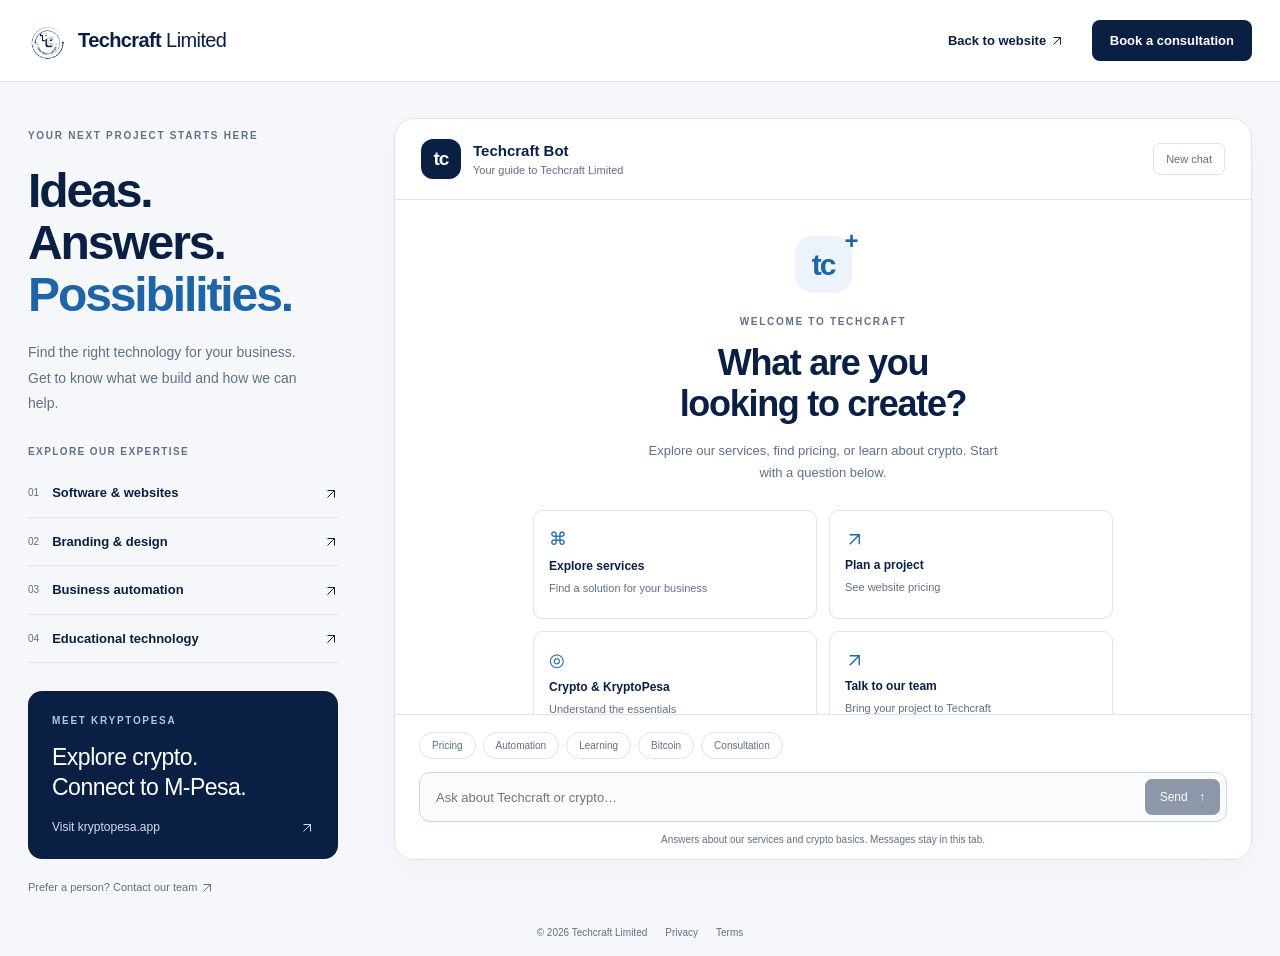
<file: AI.html>
<!DOCTYPE html>
<html lang="en">
<head>
<meta charset="UTF-8">
<meta name="viewport" content="width=device-width, initial-scale=1.0">
<meta name="description" content="Get answers about Techcraft Limited services, pricing, automation and crypto. Explore KryptoPesa and connect with our team.">
<meta name="theme-color" content="#0a1f44">
<title>Techcraft Bot — Your technology guide</title>
<link rel="stylesheet" href="assets/techcraft-bot.css">
<script defer src="assets/techcraft-bot.js"></script>
</head>
<body>
<header class="topbar">
  <a class="brand" href="/index.html"><img src="/Techcraft/techcraft.png" width="38" height="38" alt=""><span>Techcraft <strong>Limited</strong></span></a>
  <div class="toplinks"><a href="/index.html">Back to website <span aria-hidden="true"><svg class="arrow-icon" aria-hidden="true" viewBox="0 0 24 24" fill="none" stroke="currentColor" stroke-width="1.7"><path d="M6 18 18 6M6 6h12v12"/></svg></span></a><a class="consult" href="/booking.html">Book a consultation</a></div>
</header>
<main class="workspace">
  <aside class="sidebar" aria-label="Explore Techcraft">
    <div class="eyebrow">YOUR NEXT PROJECT STARTS HERE</div>
    <h1>Ideas.<br>Answers.<br><span>Possibilities.</span></h1>
    <p class="intro">Find the right technology for your business. Get to know what we build and how we can help.</p>
    <div class="topic-label">EXPLORE OUR EXPERTISE</div>
    <div class="topics">
      <button data-prompt="Tell me about website development"><span>01</span> Software & websites <b aria-hidden="true"><svg class="arrow-icon" aria-hidden="true" viewBox="0 0 24 24" fill="none" stroke="currentColor" stroke-width="1.7"><path d="M6 18 18 6M6 6h12v12"/></svg></b></button>
      <button data-prompt="Tell me about branding"><span>02</span> Branding & design <b aria-hidden="true"><svg class="arrow-icon" aria-hidden="true" viewBox="0 0 24 24" fill="none" stroke="currentColor" stroke-width="1.7"><path d="M6 18 18 6M6 6h12v12"/></svg></b></button>
      <button data-prompt="Tell me about automation"><span>03</span> Business automation <b aria-hidden="true"><svg class="arrow-icon" aria-hidden="true" viewBox="0 0 24 24" fill="none" stroke="currentColor" stroke-width="1.7"><path d="M6 18 18 6M6 6h12v12"/></svg></b></button>
      <button data-prompt="Tell me about educational technology"><span>04</span> Educational technology <b aria-hidden="true"><svg class="arrow-icon" aria-hidden="true" viewBox="0 0 24 24" fill="none" stroke="currentColor" stroke-width="1.7"><path d="M6 18 18 6M6 6h12v12"/></svg></b></button>
    </div>
    <a class="crypto-card" href="https://kryptopesa.app" target="_blank" rel="noopener noreferrer"><span class="eyebrow">MEET KRYPTOPESA</span><strong>Explore crypto.<br>Connect to M-Pesa.</strong><span>Visit kryptopesa.app <b aria-hidden="true"><svg class="arrow-icon" aria-hidden="true" viewBox="0 0 24 24" fill="none" stroke="currentColor" stroke-width="1.7"><path d="M6 18 18 6M6 6h12v12"/></svg></b></span></a>
    <a class="contact-link" href="mailto:techcraft.bookings@gmail.com">Prefer a person? Contact our team <svg class="arrow-icon" aria-hidden="true" viewBox="0 0 24 24" fill="none" stroke="currentColor" stroke-width="1.7"><path d="M6 18 18 6M6 6h12v12"/></svg></a>
  </aside>
  <section class="chat-panel" aria-labelledby="chatTitle">
    <div class="chat-header"><div class="bot-mark" aria-hidden="true">tc</div><div><h2 id="chatTitle">Techcraft Bot</h2><p>Your guide to Techcraft Limited</p></div><button id="resetChat" class="reset" type="button">New chat</button></div>
    <div class="conversation">
      <div id="welcome" class="welcome">
        <div class="welcome-mark" aria-hidden="true">tc<span>+</span></div>
        <span class="eyebrow">WELCOME TO TECHCRAFT</span>
        <h2>What are you<br>looking to create?</h2>
        <p>Explore our services, find pricing, or learn about crypto. Start with a question below.</p>
        <div class="starter-grid">
          <button data-prompt="What services do you offer?"><span class="starter-icon" aria-hidden="true">⌘</span><strong>Explore services</strong><span>Find a solution for your business</span></button>
          <button data-prompt="How much does a website cost?"><span class="starter-icon" aria-hidden="true"><svg class="arrow-icon" aria-hidden="true" viewBox="0 0 24 24" fill="none" stroke="currentColor" stroke-width="1.7"><path d="M6 18 18 6M6 6h12v12"/></svg></span><strong>Plan a project</strong><span>See website pricing</span></button>
          <button data-prompt="Tell me about crypto and KryptoPesa"><span class="starter-icon" aria-hidden="true">◎</span><strong>Crypto & KryptoPesa</strong><span>Understand the essentials</span></button>
          <button data-prompt="How can I contact Techcraft?"><span class="starter-icon" aria-hidden="true"><svg class="arrow-icon" aria-hidden="true" viewBox="0 0 24 24" fill="none" stroke="currentColor" stroke-width="1.7"><path d="M6 18 18 6M6 6h12v12"/></svg></span><strong>Talk to our team</strong><span>Bring your project to Techcraft</span></button>
        </div>
      </div>
      <div id="chatLog" role="log" aria-live="polite" aria-relevant="additions" aria-label="Conversation"></div>
    </div>
    <div class="composer">
      <div class="quick-prompts" aria-label="Quick questions"><button data-prompt="Show me pricing">Pricing</button><button data-prompt="Tell me about automation">Automation</button><button data-prompt="Tell me about the learning portal">Learning</button><button data-prompt="Tell me about Bitcoin">Bitcoin</button><button data-prompt="Book a consultation">Consultation</button></div>
      <form id="chatForm"><label class="sr-only" for="userInput">Your question</label><input id="userInput" type="text" maxlength="1000" autocomplete="off" placeholder="Ask about Techcraft or crypto…" required><button id="sendBtn" type="submit" disabled aria-label="Send message">Send <span aria-hidden="true">↑</span></button></form>
      <p class="chat-note">Answers about our services and crypto basics. Messages stay in this tab.</p>
    </div>
  </section>
</main>
<footer class="footer"><span>© 2026 Techcraft Limited</span><a href="/privacy.html">Privacy</a><a href="/terms.html">Terms</a></footer>
<noscript><p class="no-script">Enable JavaScript to use Techcraft Bot. Contact <a href="mailto:techcraft.bookings@gmail.com">techcraft.bookings@gmail.com</a> for assistance.</p></noscript>
</body>
</html>
</file>
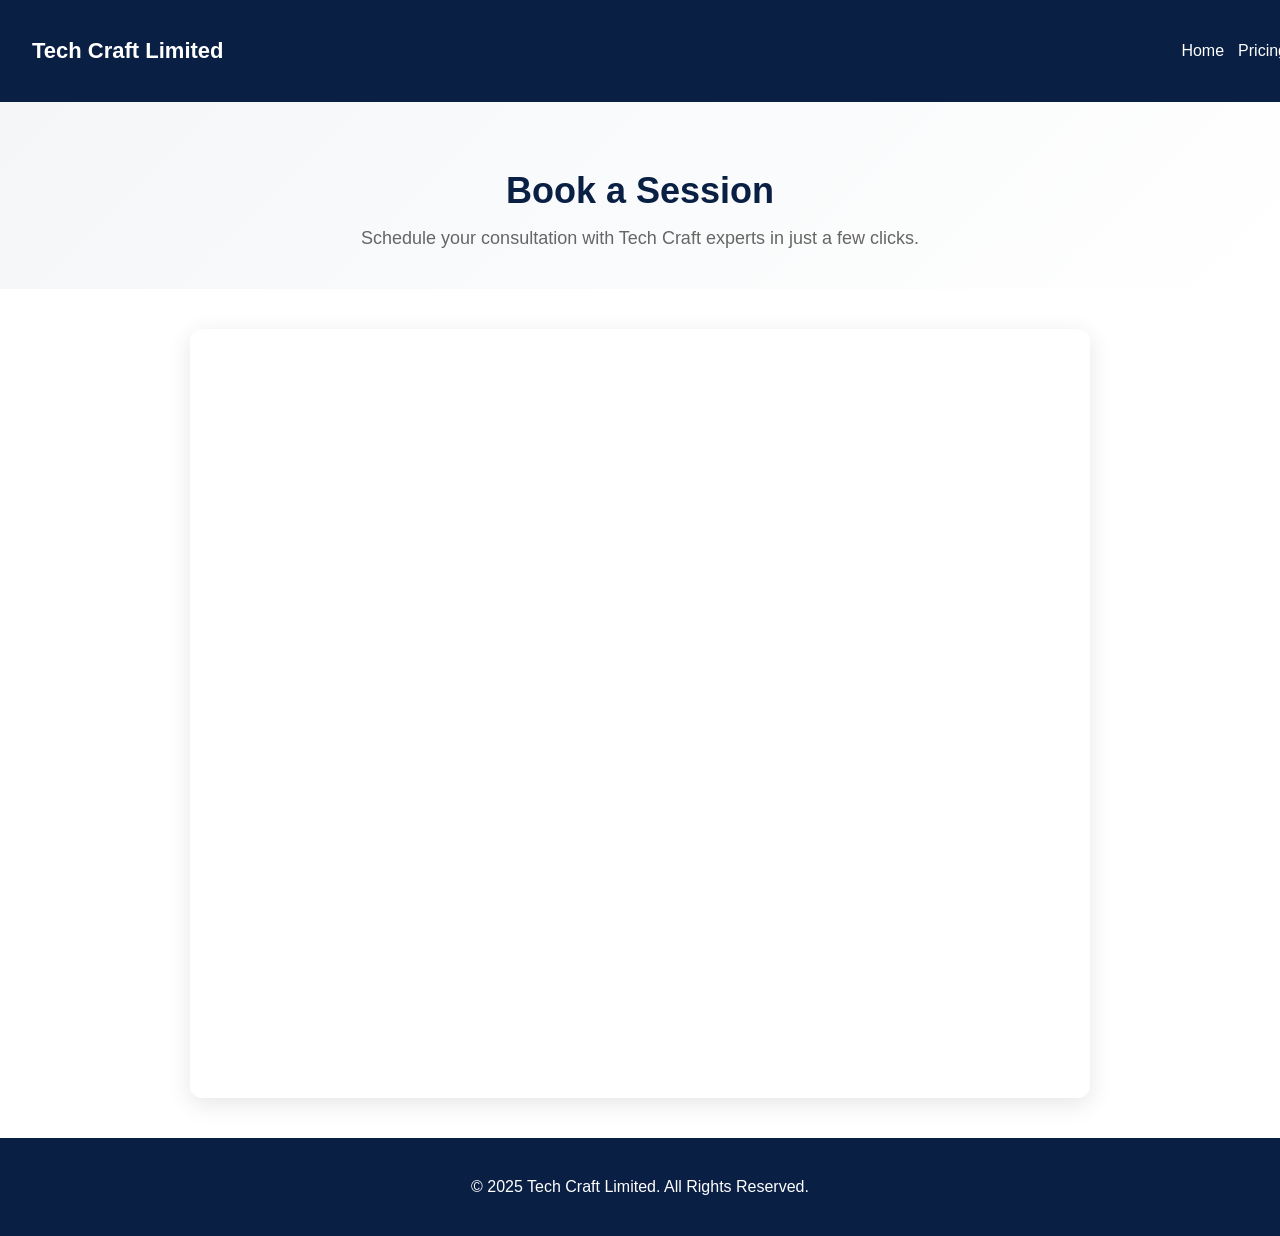
<file: booking.html>
<!DOCTYPE html>
<html lang="en">
<head>
  <meta charset="UTF-8">
  <meta name="viewport" content="width=device-width, initial-scale=1.0">
  <title>Tech Craft Limited - Book a Session</title>
  <meta name="description" content="Book a consultation or session with Tech Craft Limited.">
  <link href="https://cdnjs.cloudflare.com/ajax/libs/font-awesome/6.4.0/css/all.min.css" rel="stylesheet">
  <style>
    :root {
      --primary-dark: #0A1F44;
      --primary-light: #ffffff;
      --surface-gray: #F4F6F8;
      --accent-blue: #1D65A6;
      --text-secondary: #333333;
      --text-light: #666666;
    }

    body {
      margin: 0;
      font-family: 'Segoe UI', Roboto, sans-serif;
      background: var(--primary-light);
      color: var(--text-secondary);
    }

    /* Navigation */
    .nav {
      position: fixed;
      top: 0;
      width: 100%;
      background: var(--primary-dark);
      padding: 16px 32px ;
      display: flex;
      justify-content: space-between;
      align-items: center;
      z-index: 100;
      margin: 0;
    }

    .logo-text {
      color: var(--primary-light);
      font-size: 22px;
      font-weight: 600;
      text-decoration: none;
    }

    .nav-links {
      list-style: none;
      display: flex;
      gap: 14px;
      padding: 10px 25px;
      justify-content: space-between;
      align-items: center;
    }

    .nav-links a {
      color: var(--primary-light);
      text-decoration: none;
      font-weight: 500;
      transition: color 0.3s ease;
    }

    .nav-links a:hover {
      color: var(--accent-blue);
    }

    /* Hero */
    .hero {
      margin-top: 80px;
      text-align: center;
      padding: 60px 20px 40px;
      background: linear-gradient(135deg, var(--surface-gray), var(--primary-light));
    }

    .hero h1 {
      font-size: 36px;
      font-weight: 700;
      color: var(--primary-dark);
      margin-bottom: 16px;
    }

    .hero p {
      font-size: 18px;
      color: var(--text-light);
      max-width: 600px;
      margin: 0 auto;
    }

    /* Booking Form */
    .form-container {
      max-width: 900px;
      margin: 40px auto;
      border-radius: 12px;
      overflow: hidden;
      box-shadow: 0 6px 25px rgba(0,0,0,0.1);
    }

    .form-container iframe {
      width: 100%;
      height: 85vh;
      border: none;
    }

    /* Footer */
    footer {
      background: var(--primary-dark);
      color: var(--primary-light);
      text-align: center;
      padding: 24px;
      margin-top: 40px;
    }
  </style>
</head>
<body>
  <!-- Navbar -->
  <nav class="nav">
    <a href="index.html" class="logo-text">Tech Craft Limited</a>
    <ul class="nav-links">
      <li><a href="index.html">Home</a></li>
      <li><a href="pricing.html">Pricing</a></li>
      
    </ul>
  </nav>

  <!-- Hero -->
  <section class="hero">
    <h1>Book a Session</h1>
    <p>Schedule your consultation with Tech Craft experts in just a few clicks.</p>
  </section>

  <!-- Booking Form -->
  <div class="form-container">
    <iframe src="https://form.typeform.com/to/bVeHk7sd" allow="camera; microphone; autoplay; encrypted-media;"></iframe>
  </div>

  <!-- Footer -->
  <footer>
    <p>&copy; 2025 Tech Craft Limited. All Rights Reserved.</p>
  </footer>
</body>
</html>
</file>
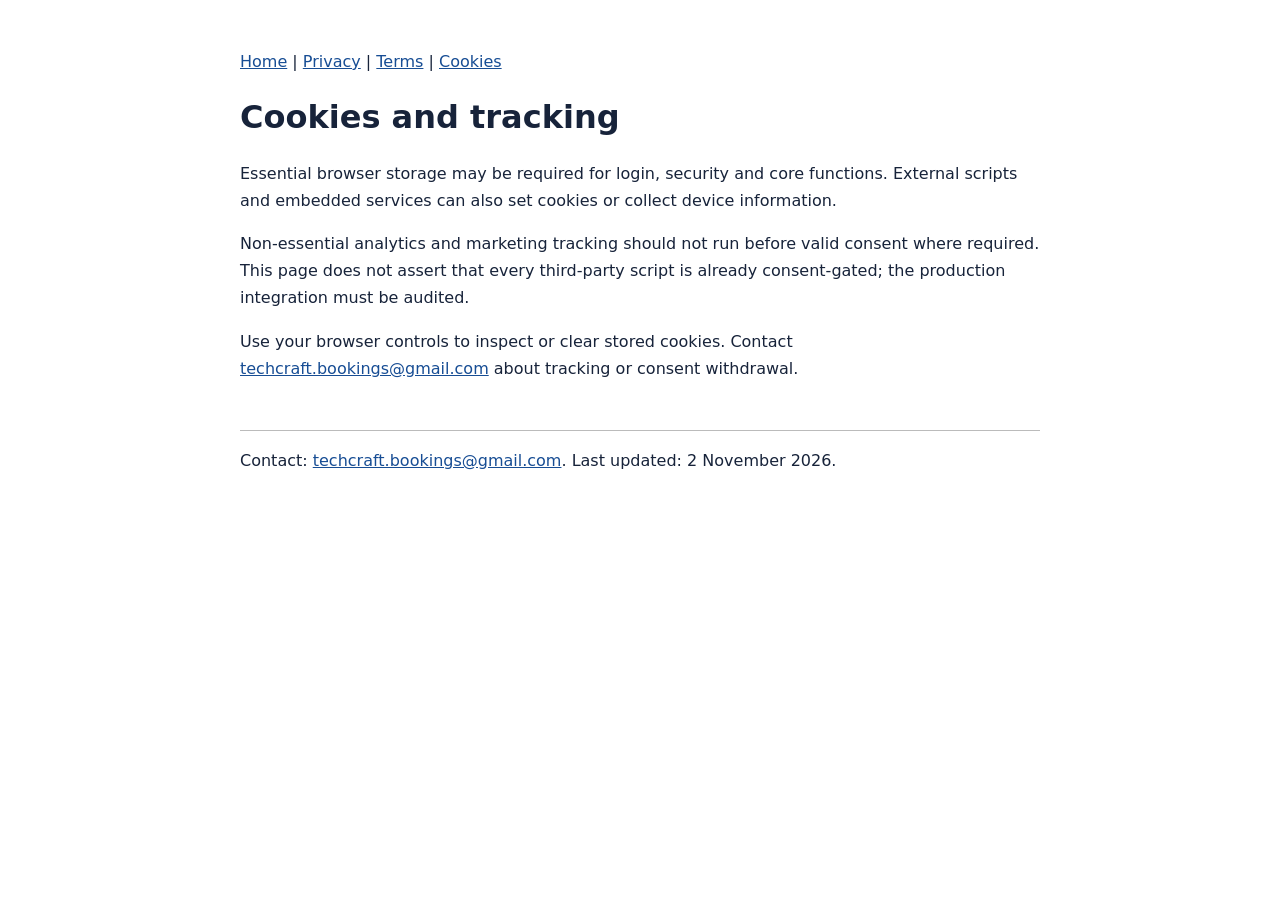
<file: cookies.html>
<!doctype html><html lang="en"><head><meta charset="utf-8"><meta name="viewport" content="width=device-width,initial-scale=1"><title>Cookies and tracking | Tech Craft Limited</title><style>body{font:16px/1.7 system-ui,sans-serif;max-width:800px;margin:3rem auto;padding:0 1.2rem;color:#17233a}a{color:#174d94}a:focus-visible,button:focus-visible{outline:3px solid #c78100;outline-offset:3px}h1,h2{line-height:1.3}footer{border-top:1px solid #bbb;margin-top:3rem;padding-top:1rem}</style></head><body><nav><a href="index.html">Home</a> | <a href="privacy.html">Privacy</a> | <a href="terms.html">Terms</a> | <a href="cookies.html">Cookies</a></nav><main><h1>Cookies and tracking</h1><p>Essential browser storage may be required for login, security and core functions. External scripts and embedded services can also set cookies or collect device information.</p><p>Non-essential analytics and marketing tracking should not run before valid consent where required. This page does not assert that every third-party script is already consent-gated; the production integration must be audited.</p><p>Use your browser controls to inspect or clear stored cookies. Contact <a href="mailto:techcraft.bookings@gmail.com?subject=Cookie%20question">techcraft.bookings@gmail.com</a> about tracking or consent withdrawal.</p></main><footer>Contact: <a href="mailto:techcraft.bookings@gmail.com">techcraft.bookings@gmail.com</a>. Last updated: 2 November 2026.</footer></body></html>
</file>
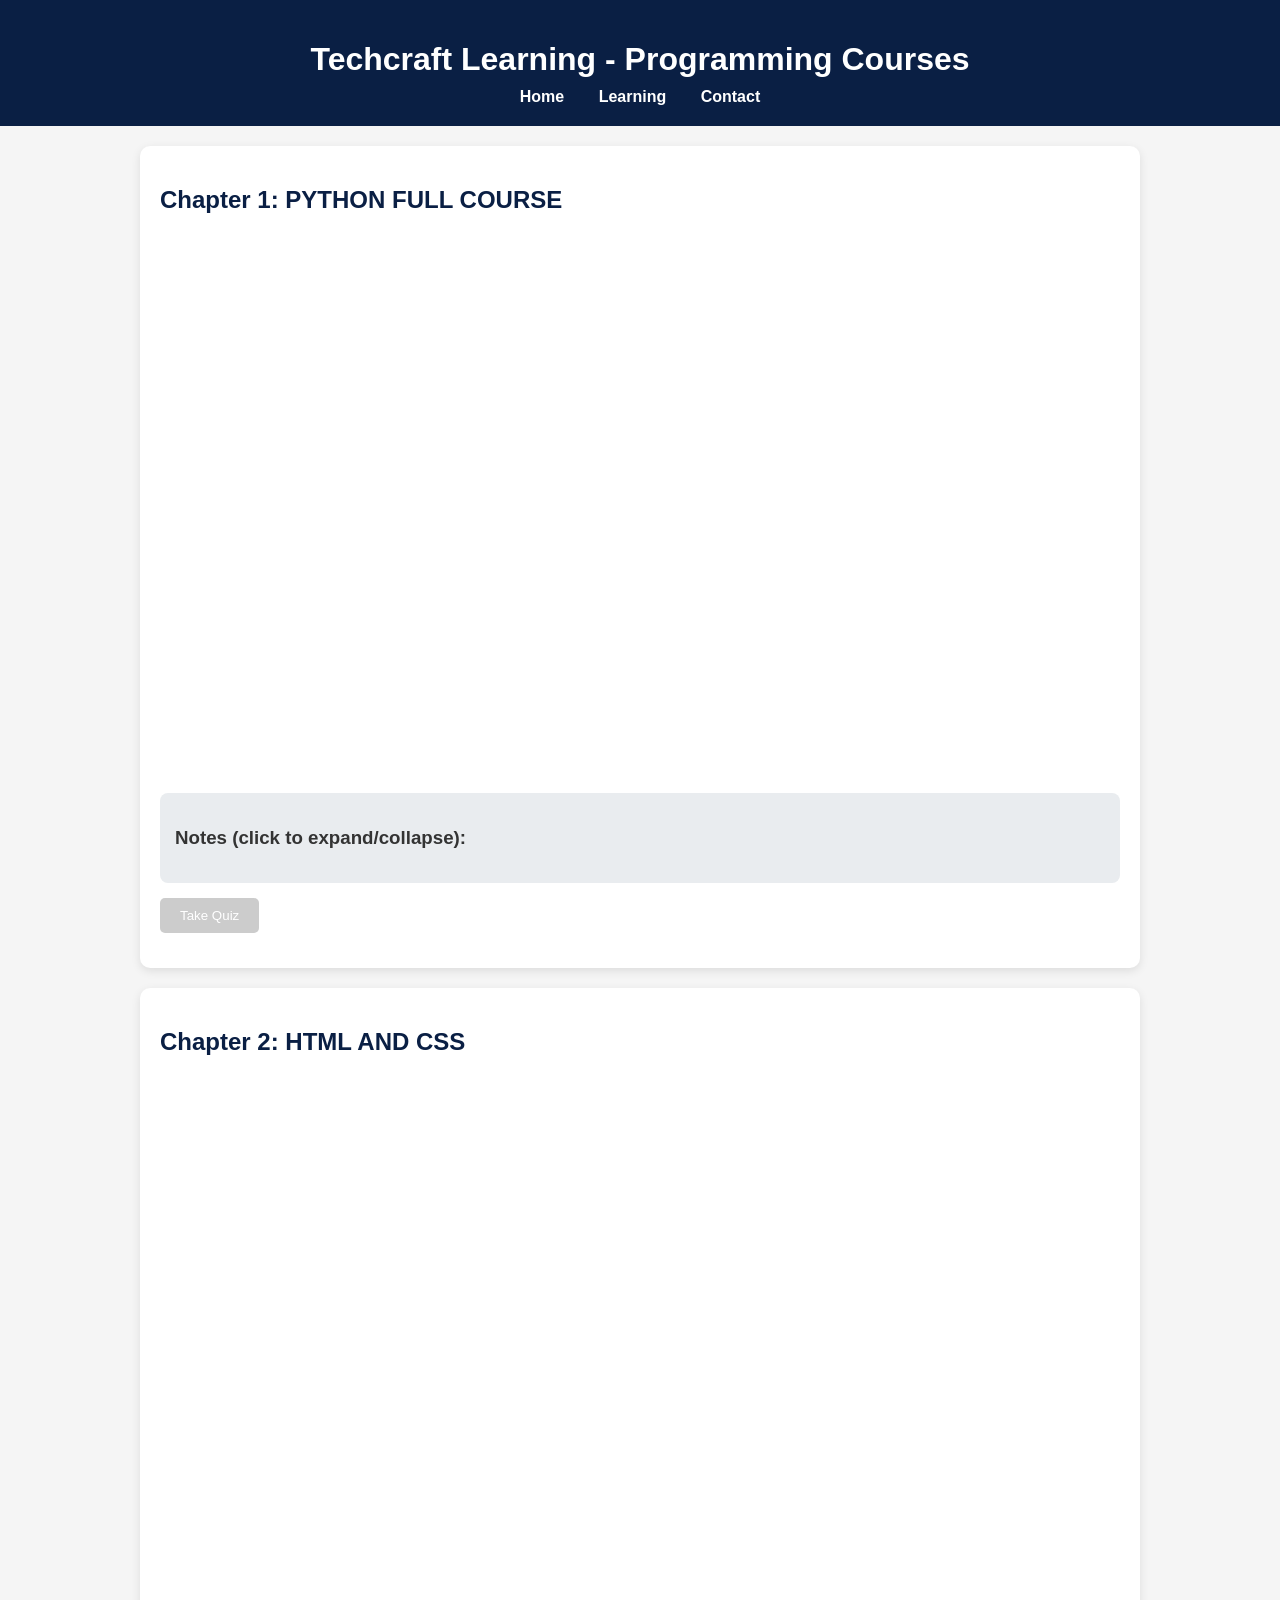
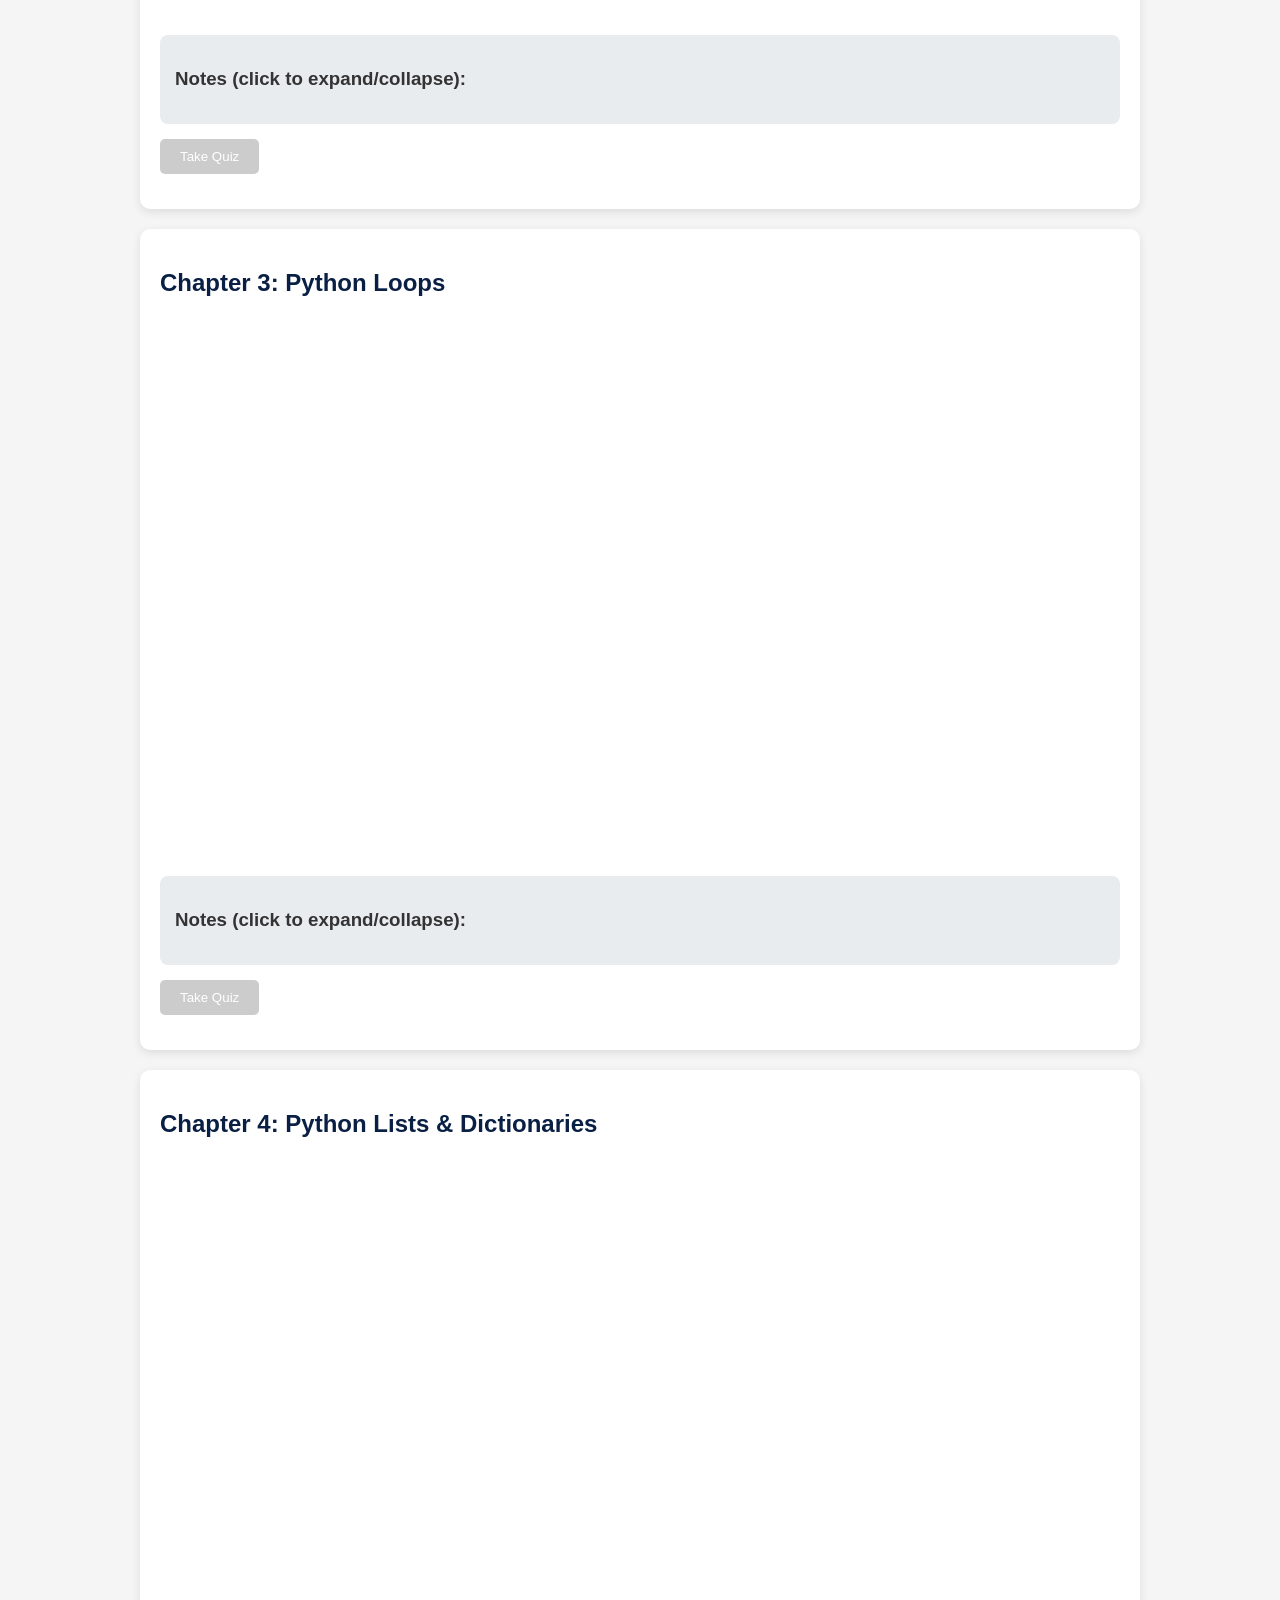
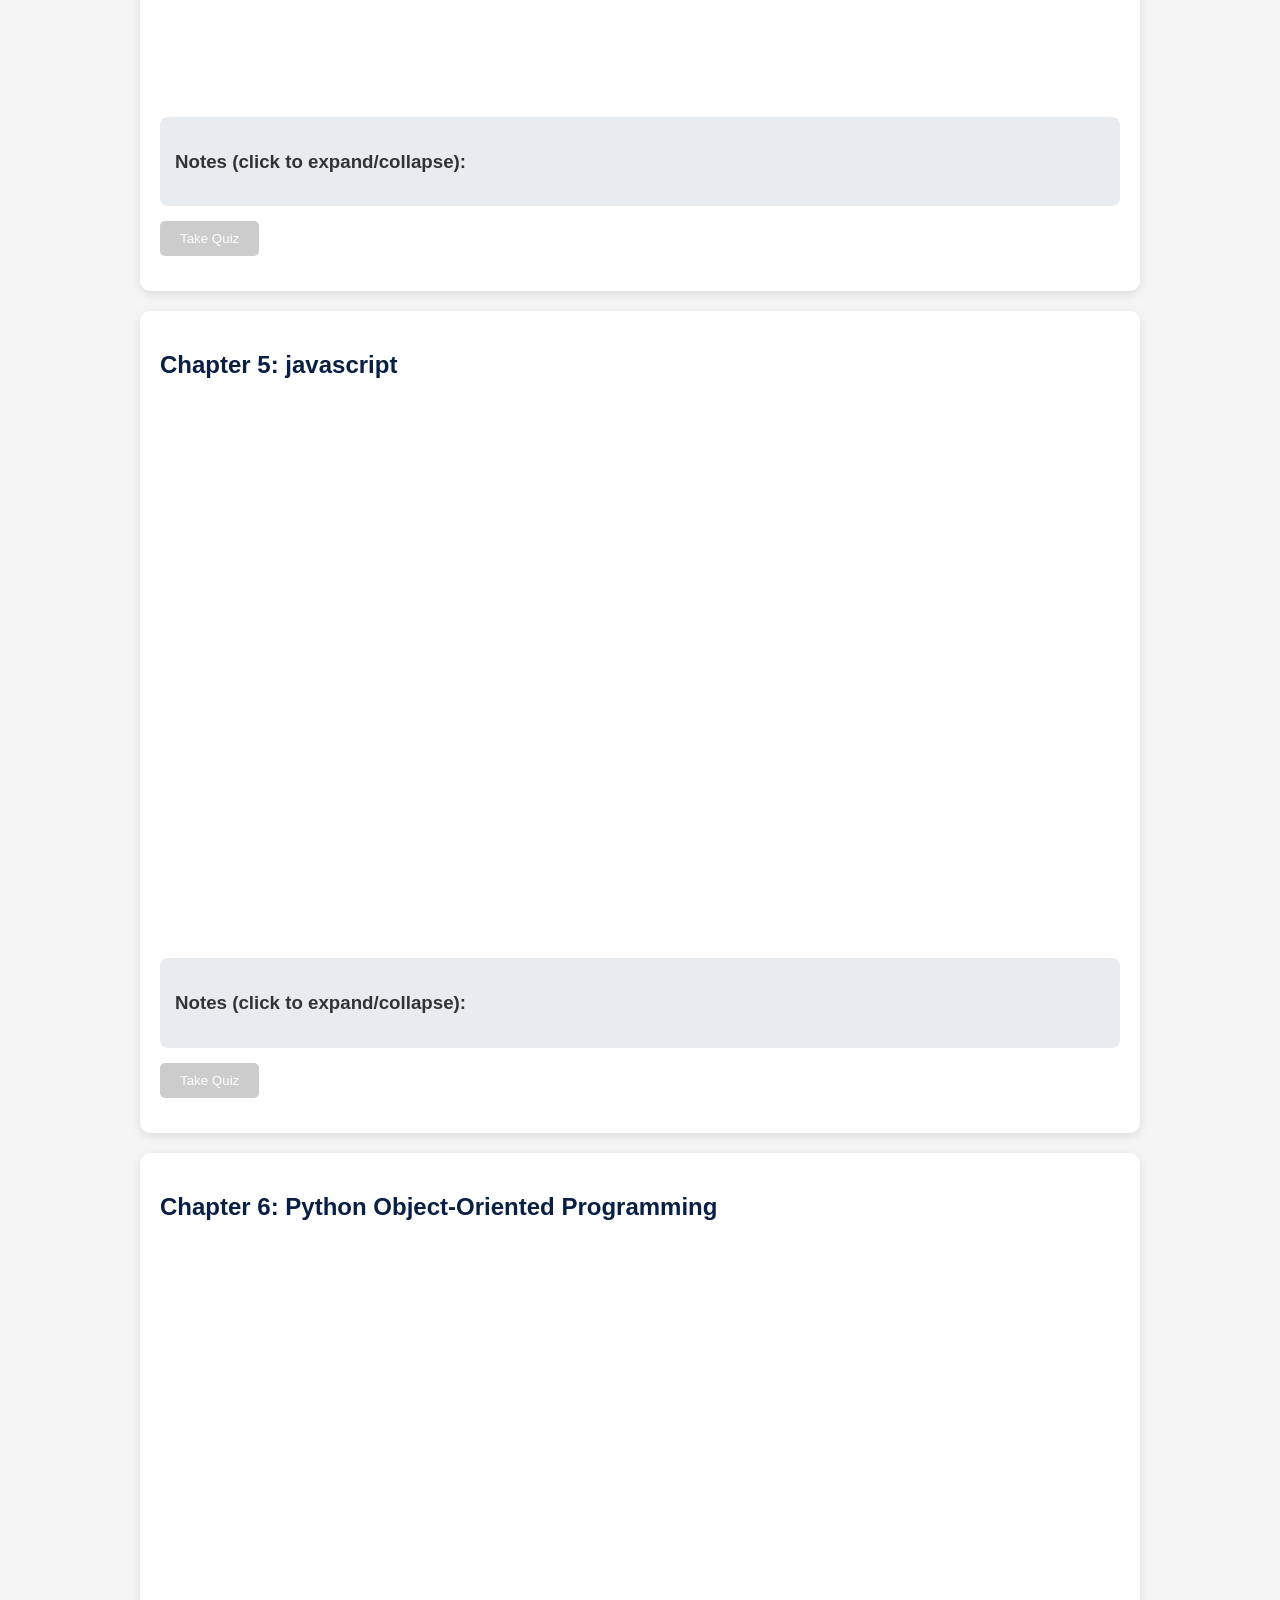
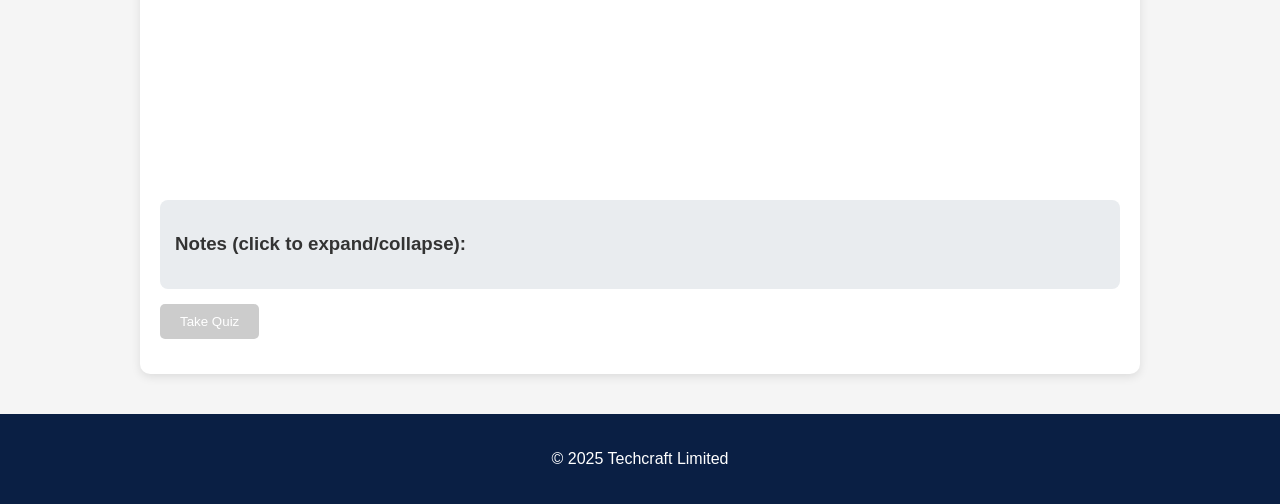
<file: learning.html>
<!DOCTYPE html>
<html lang="en">
<head>
<meta charset="UTF-8">
<meta name="viewport" content="width=device-width, initial-scale=1.0">
<title>Techcraft Learning - Programming Courses</title>
<style>
  body { font-family: Arial, sans-serif; margin:0; padding:0; background:#f5f5f5; color:#333; }
  header, footer { background:#0A1F44; color:#fff; padding:20px; text-align:center; }
  header h1 { margin-bottom:10px; }
  nav a { color:#fff; margin: 0 15px; text-decoration:none; font-weight:bold; }
  main { padding:20px; max-width:1000px; margin:0 auto; }
  .chapter { background:#fff; padding:20px; margin-bottom:20px; border-radius:10px; box-shadow:0 3px 10px rgba(0,0,0,0.1); }
  .chapter h2 { color:#0A1F44; }
  iframe { width:100%; aspect-ratio:16/9; border:none; border-radius:10px; }
  .notes { background:#e9ecef; padding:15px; margin:15px 0; border-radius:8px; cursor:pointer; }
  .notes-content { display:none; margin-top:10px; }
  .quiz { margin:15px 0; }
  .quiz button, .certificate button, .quiz-link { padding:10px 20px; background:#1D65A6; color:#fff; border:none; border-radius:5px; cursor:pointer; text-decoration:none; display:inline-block; }
  .quiz button:disabled { background:#ccc; cursor:not-allowed; }
  .certificate { display:none; text-align:center; margin-top:20px; }
  .certificate button { background:#28a745; }
</style>
</head>
<body>

<header>
  <h1>Techcraft Learning - Programming Courses</h1>
  <nav>
    <a href="index.html">Home</a>
    <a href="learning.html">Learning</a>
    <a href="index.html#contact">Contact</a>
  </nav>
</header>

<main>

  <!-- Chapter 1 -->
  <div class="chapter" id="chapter1">
    <h2>Chapter 1: PYTHON FULL COURSE</h2>
    <iframe src="https://www.youtube.com/embed/ix9cRaBkVe0" allowfullscreen></iframe>
    <div class="notes" onclick="toggleNotes(1)">
      <h3>Notes (click to expand/collapse):</h3>
      <div class="notes-content">
        <p>Learn Python syntax, variables, data types, and basic operations.</p>
        <a class="quiz-link" href="https://docs.google.com/document/d/your-google-doc-link-1" target="_blank">View Notes Document</a>
      </div>
    </div>
    <div class="quiz">
      <button onclick="openQuiz(1)" disabled>Take Quiz</button>
    </div>
  </div>

  <!-- Chapter 2 -->
  <div class="chapter" id="chapter2">
    <h2>Chapter 2: HTML AND CSS</h2>
    <iframe src="https://www.youtube.com/embed/HGTJBPNC-Gw" allowfullscreen></iframe>
    <div class="notes" onclick="toggleNotes(2)">
      <h3>Notes (click to expand/collapse):</h3>
      <div class="notes-content">
        <p>Learn how to create and call functions in Python, understand parameters and return values.</p>
        <a class="quiz-link" href="https://docs.google.com/document/d/your-google-doc-link-2" target="_blank">View Notes Document</a>
      </div>
    </div>
    <div class="quiz">
      <button onclick="openQuiz(2)" disabled>Take Quiz</button>
    </div>
  </div>

  <!-- Chapter 3 -->
  <div class="chapter" id="chapter3">
    <h2>Chapter 3: Python Loops</h2>
    <iframe src="https://www.youtube.com/embed/6iF8Xb7Z3wQ" allowfullscreen></iframe>
    <div class="notes" onclick="toggleNotes(3)">
      <h3>Notes (click to expand/collapse):</h3>
      <div class="notes-content">
        <p>Learn for loops, while loops, and controlling loops with break/continue.</p>
        <a class="quiz-link" href="https://docs.google.com/document/d/your-google-doc-link-3" target="_blank">View Notes Document</a>
      </div>
    </div>
    <div class="quiz">
      <button onclick="openQuiz(3)" disabled>Take Quiz</button>
    </div>
  </div>

  <!-- Chapter 4 -->
  <div class="chapter" id="chapter4">
    <h2>Chapter 4: Python Lists & Dictionaries</h2>
    <iframe src="https://www.youtube.com/embed/ohCDWZgNIU0" allowfullscreen></iframe>
    <div class="notes" onclick="toggleNotes(4)">
      <h3>Notes (click to expand/collapse):</h3>
      <div class="notes-content">
        <p>Learn to manipulate lists and dictionaries, access data, and iterate over them.</p>
        <a class="quiz-link" href="https://docs.google.com/document/d/your-google-doc-link-4" target="_blank">View Notes Document</a>
      </div>
    </div>
    <div class="quiz">
      <button onclick="openQuiz(4)" disabled>Take Quiz</button>
    </div>
  </div>

  <!-- Chapter 5 -->
  <div class="chapter" id="chapter5">
    <h2>Chapter 5: javascript</h2>
    <iframe src="https://www.youtube.com/embed/lfmg-EJ8gm4?si=CeVGQUA5MJFkkCDX" allowfullscreen></iframe>
    <div class="notes" onclick="toggleNotes(5)">
      <h3>Notes (click to expand/collapse):</h3>
      <div class="notes-content">
        <p>Learn reading from and writing to files, handling exceptions during file operations.</p>
        <a class="quiz-link" href="https://docs.google.com/document/d/your-google-doc-link-5" target="_blank">View Notes Document</a>
      </div>
    </div>
    <div class="quiz">
      <button onclick="openQuiz(5)" disabled>Take Quiz</button>
    </div>
  </div>

  <!-- Chapter 6 -->
  <div class="chapter" id="chapter6">
    <h2>Chapter 6: Python Object-Oriented Programming</h2>
    <iframe src="https://www.youtube.com/embed/JeznW_7DlB0" allowfullscreen></iframe>
    <div class="notes" onclick="toggleNotes(6)">
      <h3>Notes (click to expand/collapse):</h3>
      <div class="notes-content">
        <p>Learn classes, objects, inheritance, encapsulation, and polymorphism in Python.</p>
        <a class="quiz-link" href="https://docs.google.com/document/d/your-google-doc-link-6" target="_blank">View Notes Document</a>
      </div>
    </div>
    <div class="quiz">
      <button onclick="openQuiz(6)" disabled>Take Quiz</button>
    </div>
  </div>

  <!-- Certificate -->
  <div class="certificate" id="certificate">
    <h2> Congratulations!</h2>
    <p>You have completed the course.</p>
    <button onclick="generateCertificate()">Get Certificate</button>
  </div>

</main>

<footer>
  <p>&copy; 2025 Techcraft Limited</p>
</footer>

<script>
  const chapters = [1,2,3,4,5,6];

  function toggleNotes(chapter) {
    const content = document.querySelector(`#chapter${chapter} .notes-content`);
    content.style.display = content.style.display === 'block' ? 'none' : 'block';
  }

  function openQuiz(chapter) {
    window.open(`https://forms.gle/your-google-form-link-chapter${chapter}`, '_blank');
    
    if(chapter < chapters.length) {
      document.querySelector(`#chapter${chapter+1} .quiz button`).disabled = false;
    } else {
      document.getElementById('certificate').style.display = 'block';
    }
  }

  function generateCertificate() {
    alert('Certificate generated! You can integrate Canva or PDF download here.');
  }

  // Disable all quizzes except first
  chapters.forEach(c => {
    if(c !== 1) document.querySelector(`#chapter${c} .quiz button`).disabled = true;
  });
</script>

</body>
</html>
</file>
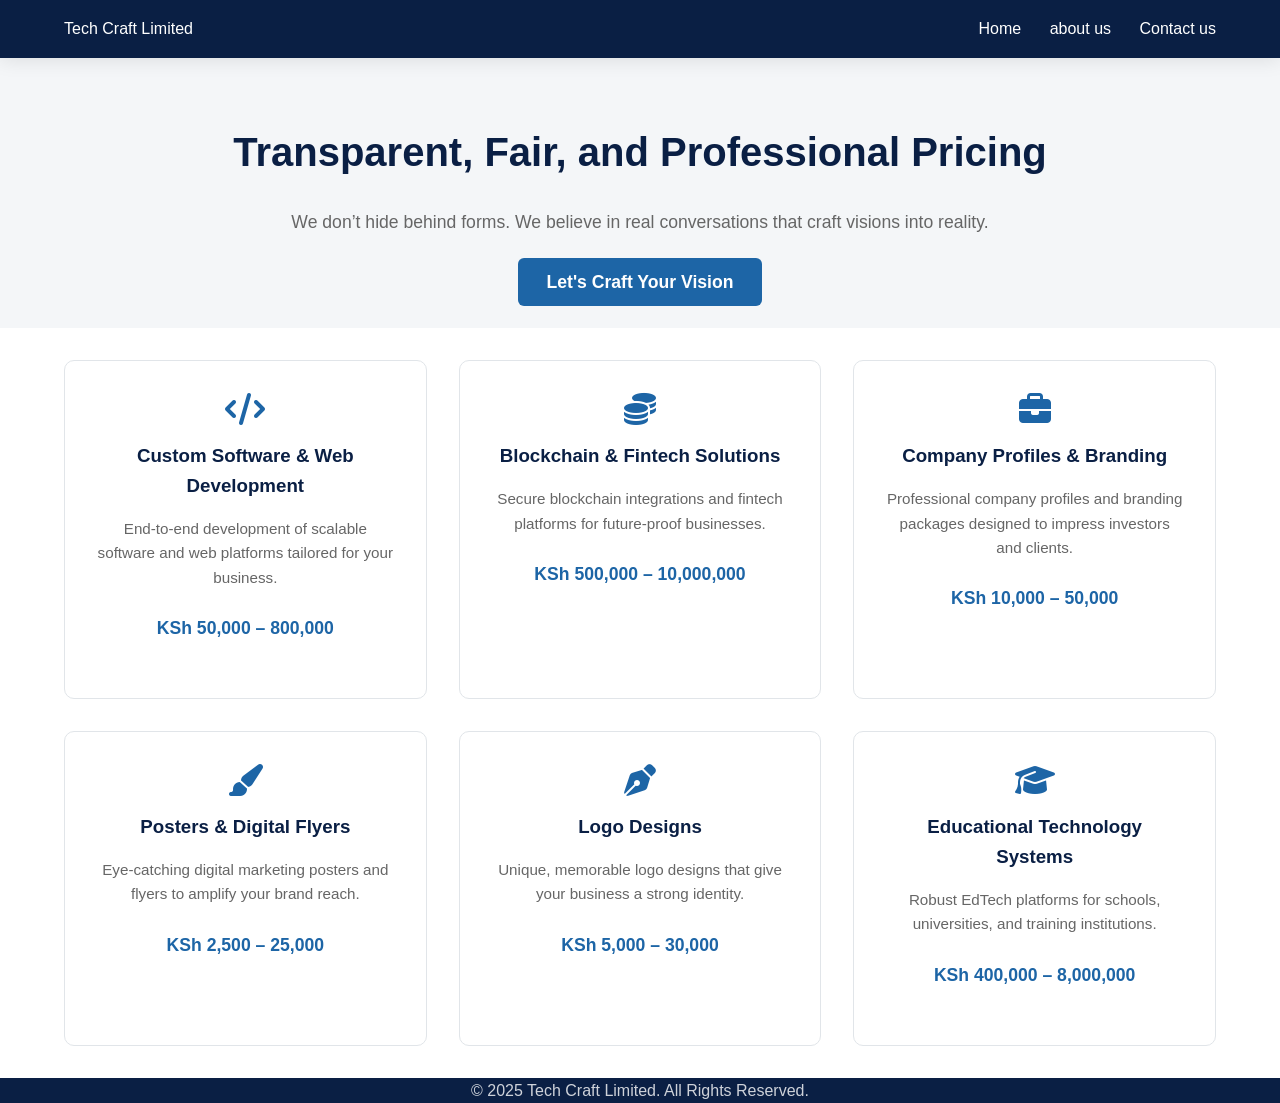
<file: pricing.html>
<!DOCTYPE html>
<html lang="en">
<head>
    <meta charset="UTF-8">
    <meta name="viewport" content="width=device-width, initial-scale=1.0">
    <title>Pricing - Tech Craft Limited</title>
    <meta name="description" content="Transparent pricing for professional technology services in Kenya. Software, Blockchain, Branding, Design, and Educational Technology.">
    <link href="https://cdnjs.cloudflare.com/ajax/libs/font-awesome/6.4.0/css/all.min.css" rel="stylesheet">
    <style>
        * {
            margin: 0;
            padding: 0;
            box-sizing: border-box;
        }

        :root {
            --primary-dark: #0A1F44;
            --primary-light: #ffffff;
            --surface-gray: #F4F6F8;
            --accent-blue: #1D65A6;
            --text-secondary: #333333;
            --text-light: #666666;
            --border-color: #e1e5e9;
            --spacing-sm: 16px;
            --spacing-md: 24px;
            --spacing-lg: 32px;
        }

        body {
            font-family: 'SF Pro Display', -apple-system, BlinkMacSystemFont, 'Segoe UI', Roboto, sans-serif;
            line-height: 1.6;
            color: var(--text-secondary);
            background: var(--primary-light);
        }

        .container {
            max-width: 1200px;
            margin: 0 auto;
            padding: 0 var(--spacing-md);
        }

        /* Navigation */
        .nav {
            position: fixed;
            top: 0;
            width: 100%;
            background: var(--primary-dark);
            z-index: 100;
            box-shadow: 0 2px 20px rgba(0, 0, 0, 0.1);
        }
    .logo-section {
            display: flex;
            align-items: center;
            gap: var(--spacing-sm);
        }

        .logo-image {
            width: 45px;
            height: 45px;
            border-radius: 8px;
        }

        .logo-text {
            font-size: 28px;
            font-weight: 600;
            color: var(--primary-light);
            text-decoration: none;
            letter-spacing: -0.5px;
        }
        .nav-container {
            display: flex;
            justify-content: space-between;
            align-items: center;
            padding: var(--spacing-sm) var(--spacing-md);
            color: #fff;
        }

        .nav a {
            color: #fff;
            margin-left: var(--spacing-md);
            text-decoration: none;
            font-weight: 500;
        }

        /* Hero */
        .hero {
            background: var(--surface-gray);
            padding: 120px var(--spacing-md) var(--spacing-lg);
            text-align: center;
        }

        .hero h1 {
            font-size: 2.5rem;
            margin-bottom: var(--spacing-md);
            color: var(--primary-dark);
        }
      html{
        scroll-behavior: smooth;
      }
        .hero p {
            color: var(--text-light);
            font-size: 1.1rem;
            margin-bottom: var(--spacing-lg);
        }

        .cta-btn {
            background: var(--accent-blue);
            color: #fff;
            padding: 14px 28px;
            font-size: 1.1rem;
            font-weight: 600;
            border: none;
            border-radius: 6px;
            cursor: pointer;
            text-decoration: none;
            transition: background 0.3s ease, transform 0.2s ease;
        }

        .cta-btn:hover {
            background: #144572;
            transform: translateY(-2px);
        }

        /* Services */
        .services {
            padding: var(--spacing-lg) var(--spacing-md);
            display: grid;
            grid-template-columns: repeat(auto-fit, minmax(300px, 1fr));
            gap: var(--spacing-lg);
        }

        .service-card {
            background: #fff;
            border: 1px solid var(--border-color);
            border-radius: 10px;
            padding: var(--spacing-lg);
            text-align: center;
            transition: transform 0.3s ease, box-shadow 0.3s ease;
        }

        .service-card:hover {
            transform: translateY(-6px);
            box-shadow: 0 10px 25px rgba(0, 0, 0, 0.08);
        }
      .footer {
            background: var(--primary-dark);
            color: var(--primary-light);
            padding: var(--spacing-xl) 0;
            text-align: center;
        }

        .footer p {
            color: rgba(255, 255, 255, 0.8);
        }

        .service-card i {
            font-size: 2rem;
            color: var(--accent-blue);
            margin-bottom: var(--spacing-sm);
        }

        .service-card h3 {
            margin-bottom: var(--spacing-sm);
            color: var(--primary-dark);
        }

        .service-card p {
            margin-bottom: var(--spacing-md);
            color: var(--text-light);
            font-size: 0.95rem;
        }

        .price {
            font-size: 1.1rem;
            font-weight: bold;
            margin-bottom: var(--spacing-md);
            color: var(--accent-blue);
        }

        @media (max-width: 768px) {
            .hero h1 {
                font-size: 2rem;
            }
            .cta-btn {
                width: 100%;
            }
        }
    </style>
</head>
<body>
    <!-- Navigation -->
    <nav class="nav">
        <div class="container nav-container">
            <div class="logo">Tech Craft Limited</div>
            <div class="nav-links">
                <a href="index.html">Home</a>
                <a href="index.html">about us</a>
                <a href="index.html">Contact us</a>
            </div>
        </div>
    </nav>

    <!-- Hero Section -->
    <section class="hero">
        <h1>Transparent, Fair, and Professional Pricing</h1>
        <p>We don’t hide behind forms. We believe in real conversations that craft visions into reality.</p>
        <a href="index.html#contact" class="cta-btn">Let's Craft Your Vision</a>
    </section>

    <!-- Services Section -->
    <section class="services container">
        <div class="service-card">
            <i class="fas fa-code"></i>
            <h3>Custom Software & Web Development</h3>
            <p>End-to-end development of scalable software and web platforms tailored for your business.</p>
            <div class="price">KSh 50,000 – 800,000</div>
        </div>

        <div class="service-card">
            <i class="fas fa-coins"></i>
            <h3>Blockchain & Fintech Solutions</h3>
            <p>Secure blockchain integrations and fintech platforms for future-proof businesses.</p>
            <div class="price">KSh 500,000 – 10,000,000</div>
        </div>

        <div class="service-card">
            <i class="fas fa-briefcase"></i>
            <h3>Company Profiles & Branding</h3>
            <p>Professional company profiles and branding packages designed to impress investors and clients.</p>
            <div class="price">KSh 10,000 – 50,000</div>
        </div>

        <div class="service-card">
            <i class="fas fa-paint-brush"></i>
            <h3>Posters & Digital Flyers</h3>
            <p>Eye-catching digital marketing posters and flyers to amplify your brand reach.</p>
            <div class="price">KSh 2,500 – 25,000</div>
        </div>

        <div class="service-card">
            <i class="fas fa-pen-nib"></i>
            <h3>Logo Designs</h3>
            <p>Unique, memorable logo designs that give your business a strong identity.</p>
            <div class="price">KSh 5,000 – 30,000</div>
        </div>

        <div class="service-card">
            <i class="fas fa-graduation-cap"></i>
            <h3>Educational Technology Systems</h3>
            <p>Robust EdTech platforms for schools, universities, and training institutions.</p>
            <div class="price">KSh 400,000 – 8,000,000</div>
        </div>
    </section>
    <footer class="footer">
        <div class="container">
            <p>&copy; 2025 Tech Craft Limited. All Rights Reserved.</p>
        </div>
    </footer>
</body>
</html>
</file>
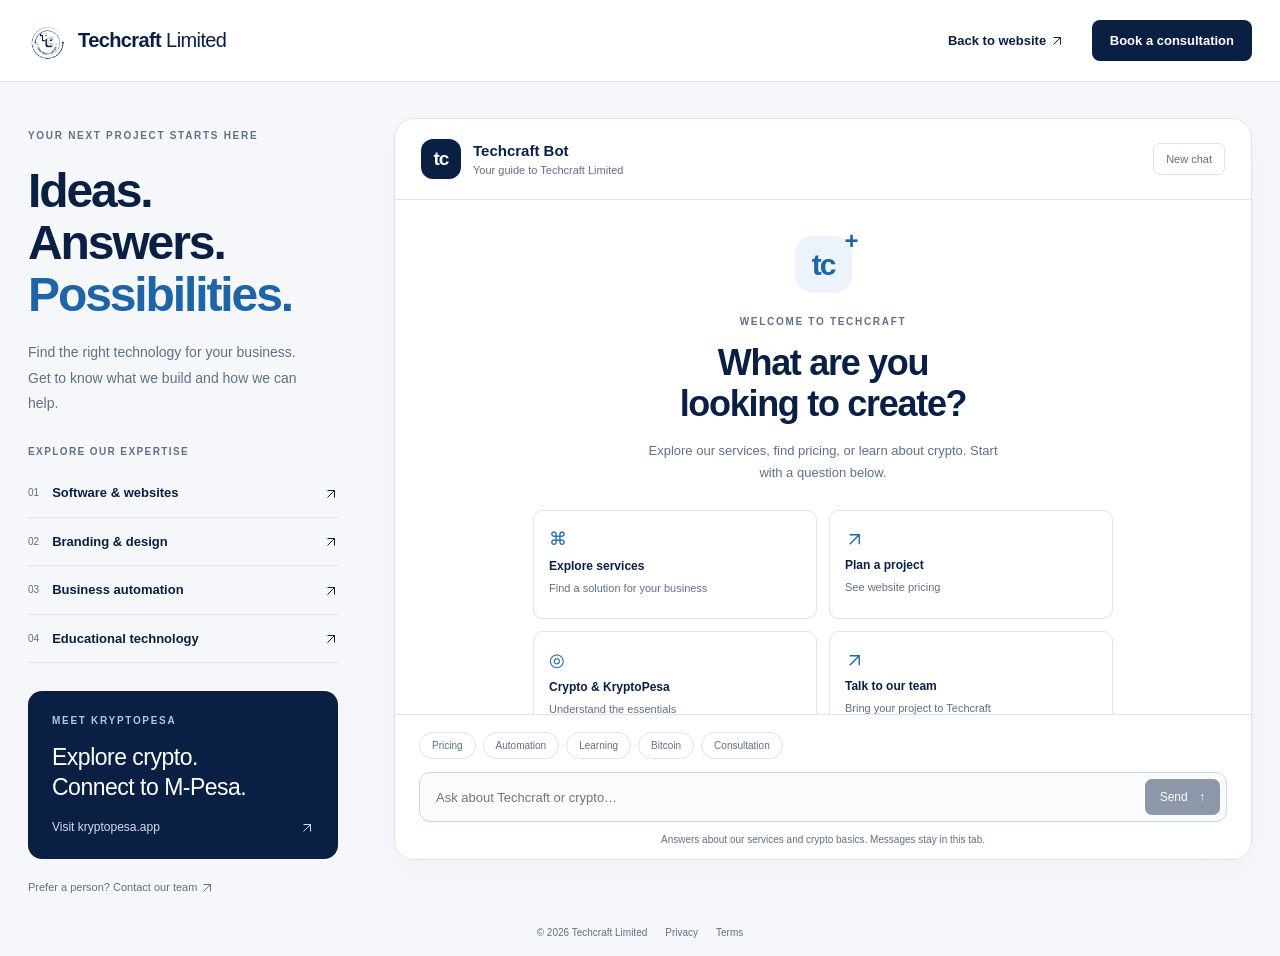
<file: Techcraft/AI.html>
<!DOCTYPE html>
<html lang="en">
<head>
<meta charset="UTF-8">
<meta name="viewport" content="width=device-width, initial-scale=1.0">
<meta name="description" content="Get answers about Techcraft Limited services, pricing, automation and crypto. Explore KryptoPesa and connect with our team.">
<meta name="theme-color" content="#0a1f44">
<title>Techcraft Bot — Your technology guide</title>
<link rel="stylesheet" href="assets/techcraft-bot.css">
<script defer src="assets/techcraft-bot.js"></script>
</head>
<body>
<header class="topbar">
  <a class="brand" href="/index.html"><img src="techcraft.png" width="38" height="38" alt=""><span>Techcraft <strong>Limited</strong></span></a>
  <div class="toplinks"><a href="/index.html">Back to website <span aria-hidden="true"><svg class="arrow-icon" aria-hidden="true" viewBox="0 0 24 24" fill="none" stroke="currentColor" stroke-width="1.7"><path d="M6 18 18 6M6 6h12v12"/></svg></span></a><a class="consult" href="/booking.html">Book a consultation</a></div>
</header>
<main class="workspace">
  <aside class="sidebar" aria-label="Explore Techcraft">
    <div class="eyebrow">YOUR NEXT PROJECT STARTS HERE</div>
    <h1>Ideas.<br>Answers.<br><span>Possibilities.</span></h1>
    <p class="intro">Find the right technology for your business. Get to know what we build and how we can help.</p>
    <div class="topic-label">EXPLORE OUR EXPERTISE</div>
    <div class="topics">
      <button data-prompt="Tell me about website development"><span>01</span> Software & websites <b aria-hidden="true"><svg class="arrow-icon" aria-hidden="true" viewBox="0 0 24 24" fill="none" stroke="currentColor" stroke-width="1.7"><path d="M6 18 18 6M6 6h12v12"/></svg></b></button>
      <button data-prompt="Tell me about branding"><span>02</span> Branding & design <b aria-hidden="true"><svg class="arrow-icon" aria-hidden="true" viewBox="0 0 24 24" fill="none" stroke="currentColor" stroke-width="1.7"><path d="M6 18 18 6M6 6h12v12"/></svg></b></button>
      <button data-prompt="Tell me about automation"><span>03</span> Business automation <b aria-hidden="true"><svg class="arrow-icon" aria-hidden="true" viewBox="0 0 24 24" fill="none" stroke="currentColor" stroke-width="1.7"><path d="M6 18 18 6M6 6h12v12"/></svg></b></button>
      <button data-prompt="Tell me about educational technology"><span>04</span> Educational technology <b aria-hidden="true"><svg class="arrow-icon" aria-hidden="true" viewBox="0 0 24 24" fill="none" stroke="currentColor" stroke-width="1.7"><path d="M6 18 18 6M6 6h12v12"/></svg></b></button>
    </div>
    <a class="crypto-card" href="https://kryptopesa.app" target="_blank" rel="noopener noreferrer"><span class="eyebrow">MEET KRYPTOPESA</span><strong>Explore crypto.<br>Connect to M-Pesa.</strong><span>Visit kryptopesa.app <b aria-hidden="true"><svg class="arrow-icon" aria-hidden="true" viewBox="0 0 24 24" fill="none" stroke="currentColor" stroke-width="1.7"><path d="M6 18 18 6M6 6h12v12"/></svg></b></span></a>
    <a class="contact-link" href="mailto:techcraft.bookings@gmail.com">Prefer a person? Contact our team <svg class="arrow-icon" aria-hidden="true" viewBox="0 0 24 24" fill="none" stroke="currentColor" stroke-width="1.7"><path d="M6 18 18 6M6 6h12v12"/></svg></a>
  </aside>
  <section class="chat-panel" aria-labelledby="chatTitle">
    <div class="chat-header"><div class="bot-mark" aria-hidden="true">tc</div><div><h2 id="chatTitle">Techcraft Bot</h2><p>Your guide to Techcraft Limited</p></div><button id="resetChat" class="reset" type="button">New chat</button></div>
    <div class="conversation">
      <div id="welcome" class="welcome">
        <div class="welcome-mark" aria-hidden="true">tc<span>+</span></div>
        <span class="eyebrow">WELCOME TO TECHCRAFT</span>
        <h2>What are you<br>looking to create?</h2>
        <p>Explore our services, find pricing, or learn about crypto. Start with a question below.</p>
        <div class="starter-grid">
          <button data-prompt="What services do you offer?"><span class="starter-icon" aria-hidden="true">⌘</span><strong>Explore services</strong><span>Find a solution for your business</span></button>
          <button data-prompt="How much does a website cost?"><span class="starter-icon" aria-hidden="true"><svg class="arrow-icon" aria-hidden="true" viewBox="0 0 24 24" fill="none" stroke="currentColor" stroke-width="1.7"><path d="M6 18 18 6M6 6h12v12"/></svg></span><strong>Plan a project</strong><span>See website pricing</span></button>
          <button data-prompt="Tell me about crypto and KryptoPesa"><span class="starter-icon" aria-hidden="true">◎</span><strong>Crypto & KryptoPesa</strong><span>Understand the essentials</span></button>
          <button data-prompt="How can I contact Techcraft?"><span class="starter-icon" aria-hidden="true"><svg class="arrow-icon" aria-hidden="true" viewBox="0 0 24 24" fill="none" stroke="currentColor" stroke-width="1.7"><path d="M6 18 18 6M6 6h12v12"/></svg></span><strong>Talk to our team</strong><span>Bring your project to Techcraft</span></button>
        </div>
      </div>
      <div id="chatLog" role="log" aria-live="polite" aria-relevant="additions" aria-label="Conversation"></div>
    </div>
    <div class="composer">
      <div class="quick-prompts" aria-label="Quick questions"><button data-prompt="Show me pricing">Pricing</button><button data-prompt="Tell me about automation">Automation</button><button data-prompt="Tell me about the learning portal">Learning</button><button data-prompt="Tell me about Bitcoin">Bitcoin</button><button data-prompt="Book a consultation">Consultation</button></div>
      <form id="chatForm"><label class="sr-only" for="userInput">Your question</label><input id="userInput" type="text" maxlength="1000" autocomplete="off" placeholder="Ask about Techcraft or crypto…" required><button id="sendBtn" type="submit" disabled aria-label="Send message">Send <span aria-hidden="true">↑</span></button></form>
      <p class="chat-note">Answers about our services and crypto basics. Messages stay in this tab.</p>
    </div>
  </section>
</main>
<footer class="footer"><span>© 2026 Techcraft Limited</span><a href="/privacy.html">Privacy</a><a href="/terms.html">Terms</a></footer>
<noscript><p class="no-script">Enable JavaScript to use Techcraft Bot. Contact <a href="mailto:techcraft.bookings@gmail.com">techcraft.bookings@gmail.com</a> for assistance.</p></noscript>
</body>
</html>
</file>
<file: assets/techcraft-bot.css>
:root{color-scheme:light;--navy:#0a1f44;--blue:#1d65a6;--muted:#607087;--line:#dce3eb;--paper:#f5f7fa}*{box-sizing:border-box}body{margin:0;background:var(--paper);color:var(--navy);font-family:Inter,-apple-system,BlinkMacSystemFont,'Segoe UI',sans-serif;font-size:14px}a{color:inherit;text-decoration:none}button,input{font:inherit}button,a,input{-webkit-tap-highlight-color:transparent}button{cursor:pointer}button:focus-visible,a:focus-visible,input:focus-visible{outline:3px solid #377ac6;outline-offset:4px}[hidden]{display:none!important}.topbar{height:82px;background:#fff;border-bottom:1px solid var(--line);display:flex;align-items:center;justify-content:space-between;padding:0 max(28px,calc((100vw - 1380px)/2));gap:24px}.brand{display:flex;align-items:center;gap:12px;font-size:20px;font-weight:700;letter-spacing:-.6px}.brand img{border-radius:9px}.brand strong{font-weight:400}.toplinks{display:flex;align-items:center;gap:28px;font-size:13px;font-weight:600}.consult{background:var(--navy);color:white;padding:13px 18px;border-radius:8px}.workspace{max-width:1380px;margin:0 auto;display:grid;grid-template-columns:310px minmax(0,1fr);gap:56px;padding:36px 28px 20px;align-items:start}.sidebar{padding:12px 0}.eyebrow{font-size:10px;letter-spacing:1.7px;font-weight:700;display:block;color:var(--muted)}h1{font-size:48px;letter-spacing:-2.1px;line-height:1.08;margin:24px 0 20px;font-weight:650}h1 span{color:var(--blue)}.intro{line-height:1.8;color:var(--muted);max-width:280px;margin-bottom:30px}.topic-label{font-size:10px;letter-spacing:1.4px;color:var(--muted);font-weight:700;margin-bottom:12px}.topics{display:flex;flex-direction:column}.topics button{display:flex;align-items:center;gap:13px;border:0;border-bottom:1px solid var(--line);background:none;padding:16px 0;text-align:left;color:var(--navy);font-size:13px;font-weight:600}.topics button:hover{color:var(--blue)}.topics button span{font-size:10px;color:var(--muted);font-weight:400}.topics b{margin-left:auto;font-weight:400}.crypto-card{display:flex;flex-direction:column;gap:17px;background:var(--navy);color:#fff;border-radius:14px;padding:24px;margin-top:28px}.crypto-card .eyebrow{color:#a9c8ea}.crypto-card strong{font-size:23px;line-height:1.3;letter-spacing:-.5px;font-weight:500}.crypto-card>span:last-child{font-size:12px;color:#cfdef0;display:flex;justify-content:space-between}.crypto-card:hover{background:#15345e}.contact-link{display:block;font-size:11px;color:var(--muted);margin-top:22px}.chat-panel{height:calc(100dvh - 158px);min-height:610px;max-height:1000px;background:white;border:1px solid var(--line);border-radius:20px;display:flex;flex-direction:column;overflow:hidden;box-shadow:0 12px 40px #102c4e07}.chat-header{display:flex;align-items:center;gap:12px;padding:20px 26px;border-bottom:1px solid var(--line);flex-shrink:0}.bot-mark{width:40px;height:40px;border-radius:12px;background:var(--navy);color:white;display:grid;place-items:center;font-size:19px;font-weight:650;letter-spacing:-1px}.chat-header h2{font-size:15px;margin:0 0 5px}.chat-header p{font-size:11px;color:var(--muted);margin:0}.reset{margin-left:auto;border:1px solid var(--line);background:white;color:var(--muted);border-radius:7px;padding:9px 12px;font-size:11px}.reset:hover{background:var(--paper);color:var(--navy)}.conversation{flex:1;min-height:0;overflow-y:auto;overscroll-behavior:contain;padding:26px;scrollbar-width:thin}.welcome{max-width:580px;margin:10px auto 24px;text-align:center}.welcome-mark{position:relative;margin:0 auto 23px;width:57px;height:57px;border-radius:17px;background:#edf3fa;color:var(--blue);display:grid;place-items:center;font-size:30px;font-weight:650;letter-spacing:-2px}.welcome-mark span{position:absolute;right:-5px;top:-9px;font-size:24px;color:var(--blue)}.welcome h2{font-size:36px;line-height:1.15;letter-spacing:-1.3px;margin:15px 0;font-weight:600}.welcome>p{font-size:13px;line-height:1.7;color:var(--muted);max-width:370px;margin:0 auto 26px}.starter-grid{display:grid;grid-template-columns:1fr 1fr;gap:12px;text-align:left}.starter-grid button{position:relative;border:1px solid var(--line);border-radius:10px;background:#fff;padding:17px 15px;color:var(--navy);text-align:left;display:flex;flex-direction:column;gap:7px;min-height:109px}.starter-grid button:hover{border-color:var(--blue);background:#f6f9fd}.starter-icon{font-size:18px;color:var(--blue);margin-bottom:2px}.starter-grid strong{font-size:12px;font-weight:600}.starter-grid button>span:last-child{font-size:11px;line-height:1.5;color:var(--muted)}#chatLog{display:flex;flex-direction:column;gap:20px}.message{max-width:88%;padding:17px 20px;border-radius:14px;overflow-wrap:anywhere}.message-label{font-size:10px;font-weight:700;letter-spacing:.3px}.message p{white-space:pre-wrap;line-height:1.75;font-size:13px;margin:7px 0 0}.bot{align-self:flex-start;background:#f1f5fa;border-bottom-left-radius:3px}.bot .message-label{color:var(--blue)}.user{align-self:flex-end;background:var(--navy);color:white;border-bottom-right-radius:3px}.user .message-label{color:#becfe3}.message-links{display:flex;flex-wrap:wrap;gap:8px;margin-top:16px}.message-links a{font-size:11px;font-weight:600;padding:9px 12px;background:white;border:1px solid #cad9e9;border-radius:7px;color:#164d84}.message-links a:hover{background:#dfebf7}.composer{padding:17px 24px 12px;border-top:1px solid var(--line);background:white}.quick-prompts{display:flex;gap:7px;flex-wrap:wrap;margin-bottom:13px}.quick-prompts button{border:1px solid var(--line);background:white;border-radius:20px;padding:7px 12px;font-size:10px;color:var(--muted)}.quick-prompts button:hover{color:var(--navy);background:var(--paper)}form{display:flex;align-items:center;border:1px solid #cbd7e5;border-radius:11px;padding:6px;gap:8px;background:#fafbfd}form:focus-within{border-color:var(--blue);box-shadow:0 0 0 2px #1d65a615}input{width:100%;min-width:0;border:0;padding:10px;background:transparent;color:var(--navy);font-size:13px}input:focus-visible{outline:0}#sendBtn{flex-shrink:0;background:var(--navy);border:0;border-radius:7px;color:white;padding:11px 15px;font-size:12px}#sendBtn span{margin-left:8px}#sendBtn:disabled{opacity:.45;cursor:default}.chat-note{text-align:center;font-size:10px;line-height:1.5;color:var(--muted);margin:10px 0 0}.footer{display:flex;gap:18px;justify-content:center;padding:0 20px 18px;font-size:10px;color:var(--muted)}.sr-only{position:absolute;width:1px;height:1px;padding:0;margin:-1px;overflow:hidden;clip:rect(0,0,0,0);white-space:nowrap;border:0}.no-script{padding:20px;background:white;text-align:center}@media(min-width:1500px){.workspace{gap:75px;grid-template-columns:340px minmax(0,1fr)}}@media(max-width:1000px){.workspace{gap:28px;grid-template-columns:250px minmax(0,1fr)}h1{font-size:42px}.conversation{padding:20px}.welcome h2{font-size:30px}.topbar{padding:0 24px}.toplinks{gap:18px}.chat-panel{min-height:650px}}@media(max-width:760px){.topbar{height:66px;padding:0 16px;gap:12px}.brand{font-size:16px}.brand img{height:30px;width:30px}.toplinks>a:first-child{display:none}.consult{padding:10px 12px;font-size:11px}.workspace{display:block;padding:14px 12px}.sidebar{display:none}.chat-panel{height:calc(100dvh - 120px);min-height:420px;border-radius:14px}.chat-header{padding:15px}.conversation{padding:18px 15px}.welcome{margin:8px auto 16px}.welcome-mark{margin-bottom:18px;width:47px;height:47px;font-size:25px}.welcome h2{font-size:30px}.welcome>p{margin-bottom:20px}.starter-grid{gap:8px}.starter-grid button{padding:13px 11px;min-height:106px}.composer{padding:12px 12px max(10px,env(safe-area-inset-bottom))}.quick-prompts{gap:6px}.quick-prompts button{padding:7px 10px}.message{max-width:94%;padding:14px}.footer{padding-bottom:12px}.chat-note{font-size:9px}.reset{padding:9px}.chat-header p{font-size:10px}}@media(prefers-reduced-motion:reduce){*{scroll-behavior:auto!important}}

.arrow-icon{width:14px;height:14px;display:inline-block;vertical-align:middle}.starter-icon .arrow-icon{width:19px;height:19px}
</file>
<file: Techcraft/assets/techcraft-bot.css>
:root{color-scheme:light;--navy:#0a1f44;--blue:#1d65a6;--muted:#607087;--line:#dce3eb;--paper:#f5f7fa}*{box-sizing:border-box}body{margin:0;background:var(--paper);color:var(--navy);font-family:Inter,-apple-system,BlinkMacSystemFont,'Segoe UI',sans-serif;font-size:14px}a{color:inherit;text-decoration:none}button,input{font:inherit}button,a,input{-webkit-tap-highlight-color:transparent}button{cursor:pointer}button:focus-visible,a:focus-visible,input:focus-visible{outline:3px solid #377ac6;outline-offset:4px}[hidden]{display:none!important}.topbar{height:82px;background:#fff;border-bottom:1px solid var(--line);display:flex;align-items:center;justify-content:space-between;padding:0 max(28px,calc((100vw - 1380px)/2));gap:24px}.brand{display:flex;align-items:center;gap:12px;font-size:20px;font-weight:700;letter-spacing:-.6px}.brand img{border-radius:9px}.brand strong{font-weight:400}.toplinks{display:flex;align-items:center;gap:28px;font-size:13px;font-weight:600}.consult{background:var(--navy);color:white;padding:13px 18px;border-radius:8px}.workspace{max-width:1380px;margin:0 auto;display:grid;grid-template-columns:310px minmax(0,1fr);gap:56px;padding:36px 28px 20px;align-items:start}.sidebar{padding:12px 0}.eyebrow{font-size:10px;letter-spacing:1.7px;font-weight:700;display:block;color:var(--muted)}h1{font-size:48px;letter-spacing:-2.1px;line-height:1.08;margin:24px 0 20px;font-weight:650}h1 span{color:var(--blue)}.intro{line-height:1.8;color:var(--muted);max-width:280px;margin-bottom:30px}.topic-label{font-size:10px;letter-spacing:1.4px;color:var(--muted);font-weight:700;margin-bottom:12px}.topics{display:flex;flex-direction:column}.topics button{display:flex;align-items:center;gap:13px;border:0;border-bottom:1px solid var(--line);background:none;padding:16px 0;text-align:left;color:var(--navy);font-size:13px;font-weight:600}.topics button:hover{color:var(--blue)}.topics button span{font-size:10px;color:var(--muted);font-weight:400}.topics b{margin-left:auto;font-weight:400}.crypto-card{display:flex;flex-direction:column;gap:17px;background:var(--navy);color:#fff;border-radius:14px;padding:24px;margin-top:28px}.crypto-card .eyebrow{color:#a9c8ea}.crypto-card strong{font-size:23px;line-height:1.3;letter-spacing:-.5px;font-weight:500}.crypto-card>span:last-child{font-size:12px;color:#cfdef0;display:flex;justify-content:space-between}.crypto-card:hover{background:#15345e}.contact-link{display:block;font-size:11px;color:var(--muted);margin-top:22px}.chat-panel{height:calc(100dvh - 158px);min-height:610px;max-height:1000px;background:white;border:1px solid var(--line);border-radius:20px;display:flex;flex-direction:column;overflow:hidden;box-shadow:0 12px 40px #102c4e07}.chat-header{display:flex;align-items:center;gap:12px;padding:20px 26px;border-bottom:1px solid var(--line);flex-shrink:0}.bot-mark{width:40px;height:40px;border-radius:12px;background:var(--navy);color:white;display:grid;place-items:center;font-size:19px;font-weight:650;letter-spacing:-1px}.chat-header h2{font-size:15px;margin:0 0 5px}.chat-header p{font-size:11px;color:var(--muted);margin:0}.reset{margin-left:auto;border:1px solid var(--line);background:white;color:var(--muted);border-radius:7px;padding:9px 12px;font-size:11px}.reset:hover{background:var(--paper);color:var(--navy)}.conversation{flex:1;min-height:0;overflow-y:auto;overscroll-behavior:contain;padding:26px;scrollbar-width:thin}.welcome{max-width:580px;margin:10px auto 24px;text-align:center}.welcome-mark{position:relative;margin:0 auto 23px;width:57px;height:57px;border-radius:17px;background:#edf3fa;color:var(--blue);display:grid;place-items:center;font-size:30px;font-weight:650;letter-spacing:-2px}.welcome-mark span{position:absolute;right:-5px;top:-9px;font-size:24px;color:var(--blue)}.welcome h2{font-size:36px;line-height:1.15;letter-spacing:-1.3px;margin:15px 0;font-weight:600}.welcome>p{font-size:13px;line-height:1.7;color:var(--muted);max-width:370px;margin:0 auto 26px}.starter-grid{display:grid;grid-template-columns:1fr 1fr;gap:12px;text-align:left}.starter-grid button{position:relative;border:1px solid var(--line);border-radius:10px;background:#fff;padding:17px 15px;color:var(--navy);text-align:left;display:flex;flex-direction:column;gap:7px;min-height:109px}.starter-grid button:hover{border-color:var(--blue);background:#f6f9fd}.starter-icon{font-size:18px;color:var(--blue);margin-bottom:2px}.starter-grid strong{font-size:12px;font-weight:600}.starter-grid button>span:last-child{font-size:11px;line-height:1.5;color:var(--muted)}#chatLog{display:flex;flex-direction:column;gap:20px}.message{max-width:88%;padding:17px 20px;border-radius:14px;overflow-wrap:anywhere}.message-label{font-size:10px;font-weight:700;letter-spacing:.3px}.message p{white-space:pre-wrap;line-height:1.75;font-size:13px;margin:7px 0 0}.bot{align-self:flex-start;background:#f1f5fa;border-bottom-left-radius:3px}.bot .message-label{color:var(--blue)}.user{align-self:flex-end;background:var(--navy);color:white;border-bottom-right-radius:3px}.user .message-label{color:#becfe3}.message-links{display:flex;flex-wrap:wrap;gap:8px;margin-top:16px}.message-links a{font-size:11px;font-weight:600;padding:9px 12px;background:white;border:1px solid #cad9e9;border-radius:7px;color:#164d84}.message-links a:hover{background:#dfebf7}.composer{padding:17px 24px 12px;border-top:1px solid var(--line);background:white}.quick-prompts{display:flex;gap:7px;flex-wrap:wrap;margin-bottom:13px}.quick-prompts button{border:1px solid var(--line);background:white;border-radius:20px;padding:7px 12px;font-size:10px;color:var(--muted)}.quick-prompts button:hover{color:var(--navy);background:var(--paper)}form{display:flex;align-items:center;border:1px solid #cbd7e5;border-radius:11px;padding:6px;gap:8px;background:#fafbfd}form:focus-within{border-color:var(--blue);box-shadow:0 0 0 2px #1d65a615}input{width:100%;min-width:0;border:0;padding:10px;background:transparent;color:var(--navy);font-size:13px}input:focus-visible{outline:0}#sendBtn{flex-shrink:0;background:var(--navy);border:0;border-radius:7px;color:white;padding:11px 15px;font-size:12px}#sendBtn span{margin-left:8px}#sendBtn:disabled{opacity:.45;cursor:default}.chat-note{text-align:center;font-size:10px;line-height:1.5;color:var(--muted);margin:10px 0 0}.footer{display:flex;gap:18px;justify-content:center;padding:0 20px 18px;font-size:10px;color:var(--muted)}.sr-only{position:absolute;width:1px;height:1px;padding:0;margin:-1px;overflow:hidden;clip:rect(0,0,0,0);white-space:nowrap;border:0}.no-script{padding:20px;background:white;text-align:center}@media(min-width:1500px){.workspace{gap:75px;grid-template-columns:340px minmax(0,1fr)}}@media(max-width:1000px){.workspace{gap:28px;grid-template-columns:250px minmax(0,1fr)}h1{font-size:42px}.conversation{padding:20px}.welcome h2{font-size:30px}.topbar{padding:0 24px}.toplinks{gap:18px}.chat-panel{min-height:650px}}@media(max-width:760px){.topbar{height:66px;padding:0 16px;gap:12px}.brand{font-size:16px}.brand img{height:30px;width:30px}.toplinks>a:first-child{display:none}.consult{padding:10px 12px;font-size:11px}.workspace{display:block;padding:14px 12px}.sidebar{display:none}.chat-panel{height:calc(100dvh - 120px);min-height:420px;border-radius:14px}.chat-header{padding:15px}.conversation{padding:18px 15px}.welcome{margin:8px auto 16px}.welcome-mark{margin-bottom:18px;width:47px;height:47px;font-size:25px}.welcome h2{font-size:30px}.welcome>p{margin-bottom:20px}.starter-grid{gap:8px}.starter-grid button{padding:13px 11px;min-height:106px}.composer{padding:12px 12px max(10px,env(safe-area-inset-bottom))}.quick-prompts{gap:6px}.quick-prompts button{padding:7px 10px}.message{max-width:94%;padding:14px}.footer{padding-bottom:12px}.chat-note{font-size:9px}.reset{padding:9px}.chat-header p{font-size:10px}}@media(prefers-reduced-motion:reduce){*{scroll-behavior:auto!important}}

.arrow-icon{width:14px;height:14px;display:inline-block;vertical-align:middle}.starter-icon .arrow-icon{width:19px;height:19px}
</file>
